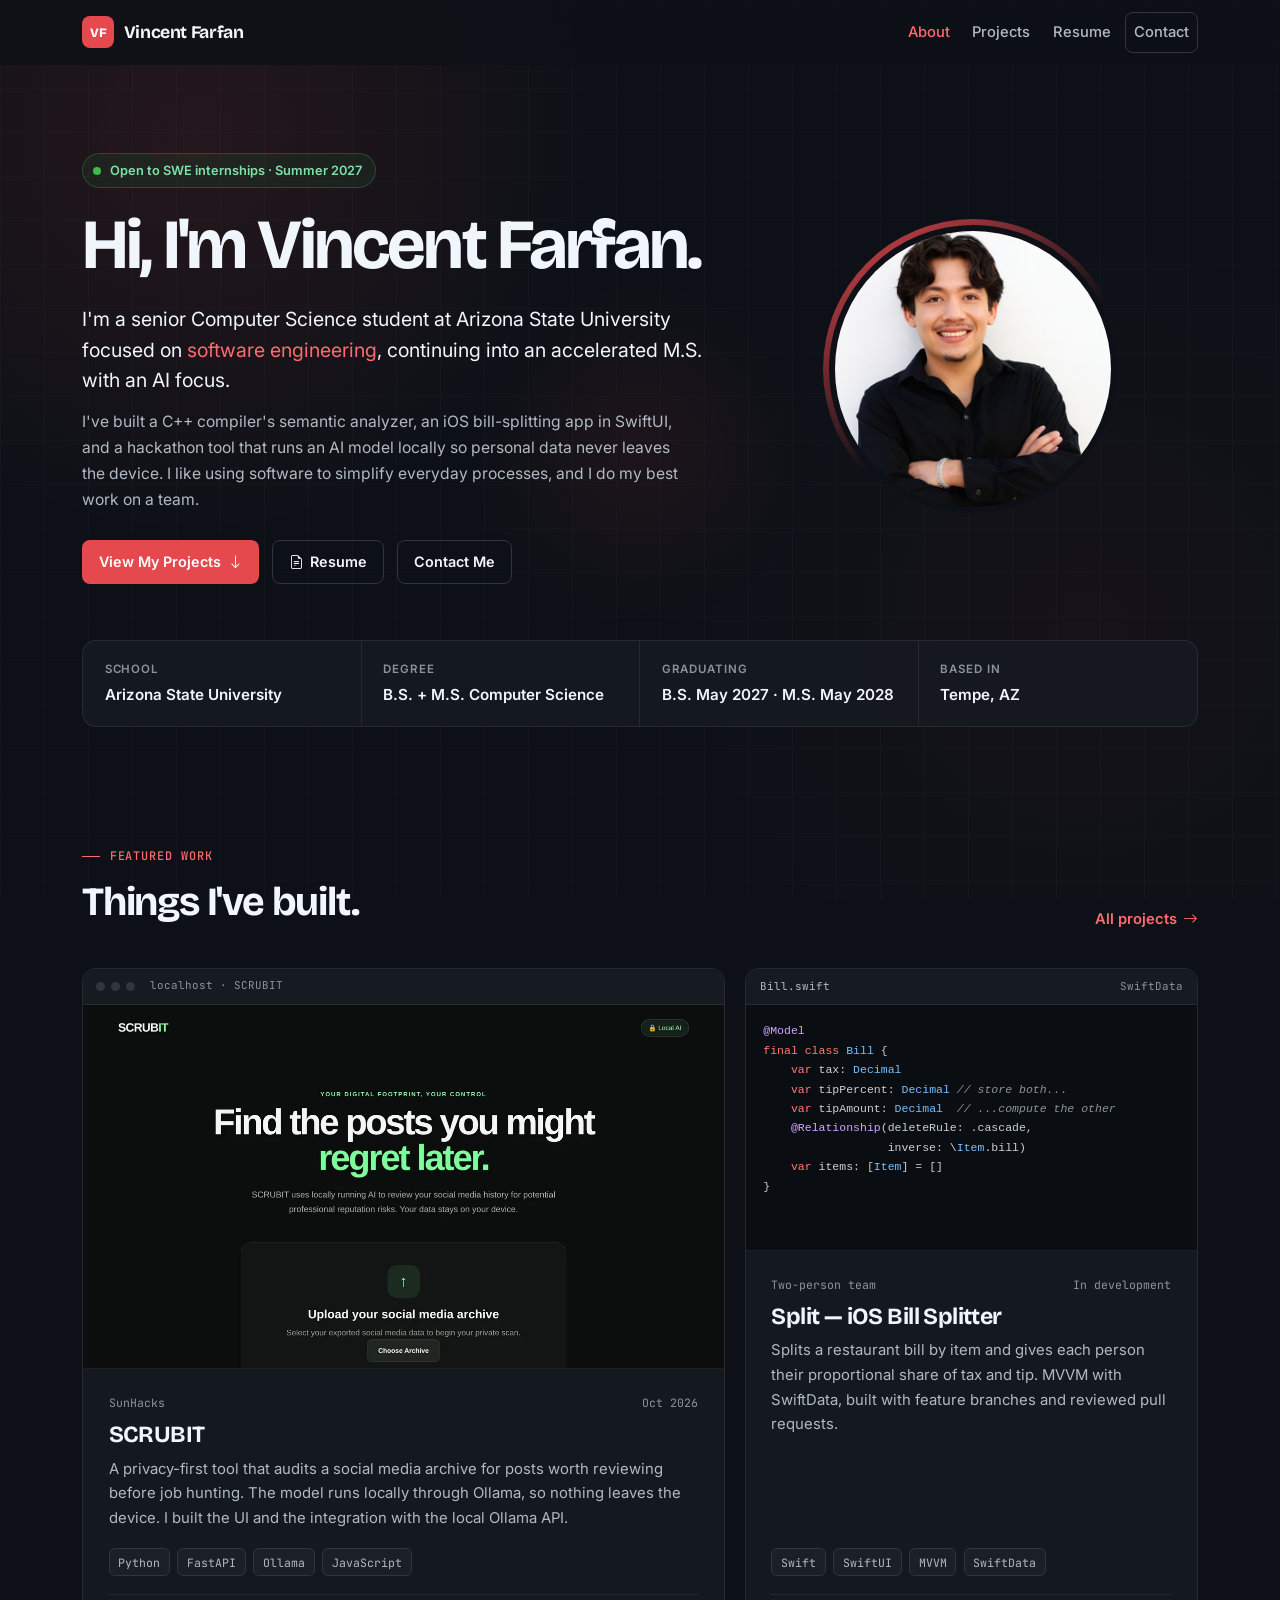
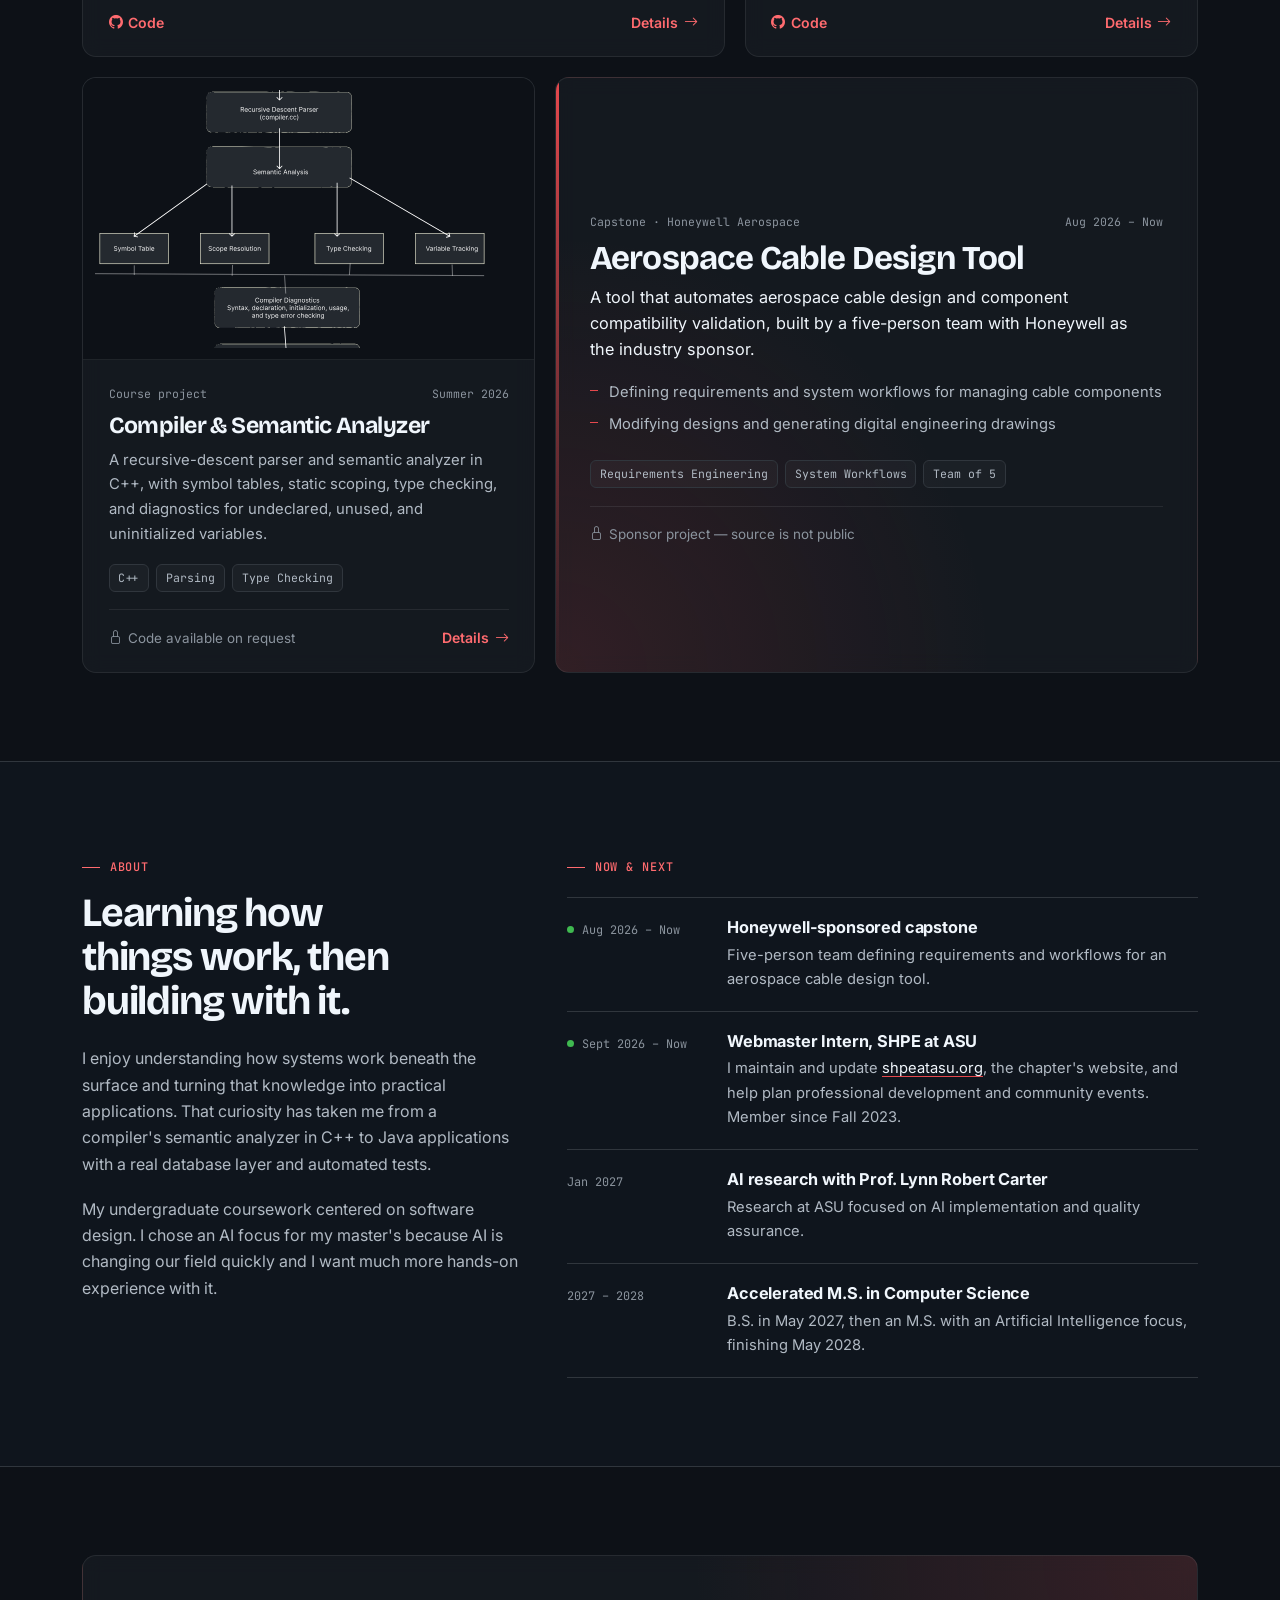
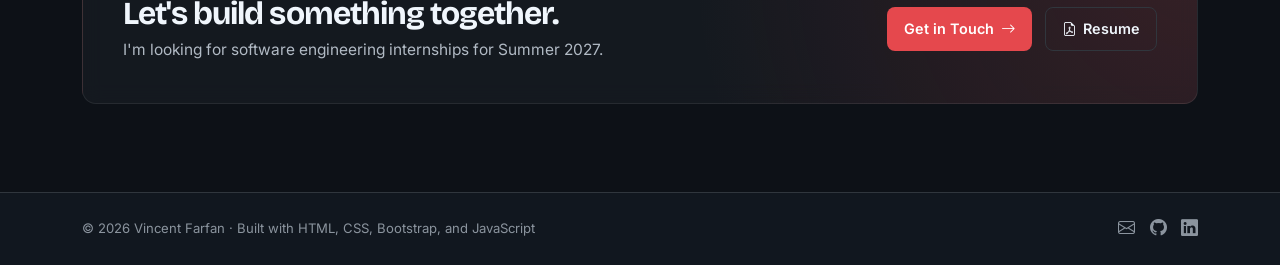
<file: index.html>
<!DOCTYPE html>
<html lang="en">
<head>
    <meta charset="UTF-8" />
    <meta name="viewport" content="width=device-width, initial-scale=1.0" />
    <meta name="description" content="Vincent Farfan is a Computer Science senior at Arizona State University focused on software engineering, graduating May 2027 and continuing into an accelerated M.S. in AI (May 2028)." />
    <meta name="author" content="Vincent Farfan" />
    <meta name="theme-color" content="#0d1117" />

    <title>Vincent Farfan | Software Engineer</title>

    <!-- Social link previews -->
    <meta property="og:type" content="website" />
    <meta property="og:title" content="Vincent Farfan | Software Engineer" />
    <meta property="og:description" content="Vincent Farfan is a Computer Science senior at Arizona State University focused on software engineering, graduating May 2027 and continuing into an accelerated M.S. in AI (May 2028)." />
    <meta property="og:url" content="https://vxf-vinnie.github.io/" />
    <meta property="og:image" content="https://vxf-vinnie.github.io/images/og-card.png" />
    <meta property="og:image:width" content="1200" />
    <meta property="og:image:height" content="630" />
    <meta name="twitter:card" content="summary_large_image" />
    <link rel="canonical" href="https://vxf-vinnie.github.io/" />

    <link rel="icon" href="favicon.svg" type="image/svg+xml" />

    <!-- Fonts -->
    <link rel="preconnect" href="https://fonts.googleapis.com" />
    <link rel="preconnect" href="https://fonts.gstatic.com" crossorigin />
    <link href="https://fonts.googleapis.com/css2?family=Bricolage+Grotesque:opsz,wght@12..96,600;12..96,700;12..96,800&family=Inter:wght@400;500;600;700&family=JetBrains+Mono:wght@400;500&display=swap" rel="stylesheet" />

    <!-- Bootstrap + icons -->
    <link href="https://cdn.jsdelivr.net/npm/bootstrap@5.3.7/dist/css/bootstrap.min.css" rel="stylesheet" />
    <link href="https://cdn.jsdelivr.net/npm/bootstrap-icons@1.13.1/font/bootstrap-icons.min.css" rel="stylesheet" />

    <!-- Custom CSS -->
    <link rel="stylesheet" href="style.css" />
</head>

<body>

    <a class="skip-link" href="#main">Skip to content</a>

    <!-- Navigation -->
    <nav class="navbar navbar-expand-lg navbar-dark site-navbar">
        <div class="container">

            <a class="navbar-brand" href="index.html">
                <span class="brand-mark" aria-hidden="true">VF</span>
                Vincent Farfan
            </a>

            <button class="navbar-toggler" type="button" data-bs-toggle="collapse" data-bs-target="#mainNavigation"
                aria-controls="mainNavigation" aria-expanded="false" aria-label="Open navigation">
                <span class="navbar-toggler-icon"></span>
            </button>

            <div class="collapse navbar-collapse" id="mainNavigation">
                <ul class="navbar-nav ms-auto align-items-lg-center">
                    <li class="nav-item">
                        <a class="nav-link active" aria-current="page" href="index.html">About</a>
                    </li>
                    <li class="nav-item">
                        <a class="nav-link" href="portfolio.html">Projects</a>
                    </li>
                    <li class="nav-item">
                        <a class="nav-link" href="resume.html">Resume</a>
                    </li>
                    <li class="nav-item">
                        <a class="nav-link contact-nav-link" href="contact.html">Contact</a>
                    </li>
                </ul>
            </div>

        </div>
    </nav>

    <main id="main">

        <!-- Hero -->
        <section class="about-hero">
            <div class="container">

                <div class="row align-items-center gy-4 gy-lg-5">

                    <div class="col-lg-7 order-2 order-lg-1">

                        <span class="status-pill">
                            <span class="status-dot" aria-hidden="true"></span>
                            Open to SWE internships &middot; Summer 2027
                        </span>

                        <h1>Hi, I'm Vincent Farfan.</h1>

                        <p class="hero-lead">
                            I'm a senior Computer Science student at Arizona State University
                            focused on <span class="text-accent">software engineering</span>,
                            continuing into an accelerated M.S. with an AI focus.
                        </p>

                        <p class="hero-description">
                            I've built a C++ compiler's semantic analyzer, an iOS bill-splitting app in
                            SwiftUI, and a hackathon tool that runs an AI model locally so personal data
                            never leaves the device. I like using software to simplify everyday processes,
                            and I do my best work on a team.
                        </p>

                        <div class="button-group">
                            <a href="#work" class="site-button primary-button">
                                View My Projects <i class="bi bi-arrow-down"></i>
                            </a>
                            <a href="assets/Vincent_Farfan_Resume.pdf" target="_blank" rel="noopener noreferrer" class="site-button secondary-button">
                                <i class="bi bi-file-earmark-text"></i> Resume
                            </a>
                            <a href="contact.html" class="site-button secondary-button">
                                Contact Me
                            </a>
                        </div>

                    </div>

                    <div class="col-lg-5 order-1 order-lg-2">
                        <div class="profile-photo-wrapper">
                            <!-- File name is case-sensitive on GitHub Pages: .PNG, not .png -->
                            <img src="images/vincentpfp.PNG" alt="Portrait of Vincent Farfan" class="profile-photo"
                                width="290" height="290" />
                        </div>
                    </div>

                </div>

                <!-- Quick Facts -->
                <div class="quick-facts card-surface reveal">
                    <div class="quick-fact">
                        <span class="quick-fact-label">School</span>
                        <span class="quick-fact-value">Arizona State University</span>
                    </div>
                    <div class="quick-fact">
                        <span class="quick-fact-label">Degree</span>
                        <span class="quick-fact-value">B.S. + M.S. Computer Science</span>
                    </div>
                    <div class="quick-fact">
                        <span class="quick-fact-label">Graduating</span>
                        <span class="quick-fact-value">B.S. May 2027 &middot; M.S. May 2028</span>
                    </div>
                    <div class="quick-fact">
                        <span class="quick-fact-label">Based in</span>
                        <span class="quick-fact-value">Tempe, AZ</span>
                    </div>
                </div>

            </div>
        </section>

        <!-- Featured Projects -->
        <section class="page-section" id="work">
            <div class="container">

                <div class="section-heading-row reveal">
                    <div class="section-heading">
                        <p class="eyebrow">Featured Work</p>
                        <h2>Things I've built.</h2>
                    </div>
                    <a href="portfolio.html" class="text-link">All projects <i class="bi bi-arrow-right"></i></a>
                </div>

                <div class="work-grid">

                    <!-- SCRUBIT -->
                    <article class="work-card span-7 card-surface reveal">
                        <div class="work-media browser-frame">
                            <div class="browser-bar" aria-hidden="true"><span></span><span></span><span></span><em>localhost &middot; SCRUBIT</em></div>
                            <picture>
                                <source srcset="images/projects/scrubit.webp" type="image/webp" />
                                <img src="images/projects/scrubit.jpg" alt="SCRUBIT upload screen: Find the posts you might regret later, with a social media archive upload card" width="1280" height="800" loading="lazy" />
                            </picture>
                        </div>
                        <div class="work-body">
                            <div class="work-meta"><span>SunHacks</span><span>Oct 2026</span></div>
                            <h3>SCRUBIT</h3>
                            <p>
                                A privacy-first tool that audits a social media archive for posts worth reviewing
                                before job hunting. The model runs locally through Ollama, so nothing leaves the device.
                                I built the UI and the integration with the local Ollama API.
                            </p>
                            <div class="tag-list">
                                <span class="tag">Python</span>
                                <span class="tag">FastAPI</span>
                                <span class="tag">Ollama</span>
                                <span class="tag">JavaScript</span>
                            </div>
                            <div class="work-links">
                                <a href="https://github.com/VXF-Vinnie/SCRUBIT" target="_blank" rel="noopener noreferrer" class="text-link"><i class="bi bi-github"></i> Code</a>
                                <a href="portfolio.html#scrubit" class="text-link">Details <i class="bi bi-arrow-right"></i></a>
                            </div>
                        </div>
                    </article>

                    <!-- Split -->
                    <article class="work-card span-5 card-surface reveal">
                        <div class="work-media code-frame">
                            <div class="code-bar" aria-hidden="true"><span>Bill.swift</span><span>SwiftData</span></div>
<pre aria-label="Excerpt of the Bill model from the Split repository"><code><span class="tk-at">@Model</span>
<span class="tk-kw">final class</span> <span class="tk-ty">Bill</span> {
    <span class="tk-kw">var</span> tax: <span class="tk-ty">Decimal</span>
    <span class="tk-kw">var</span> tipPercent: <span class="tk-ty">Decimal</span> <span class="tk-cm">// store both...</span>
    <span class="tk-kw">var</span> tipAmount: <span class="tk-ty">Decimal</span>  <span class="tk-cm">// ...compute the other</span>
    <span class="tk-at">@Relationship</span>(deleteRule: .cascade,
                  inverse: \<span class="tk-ty">Item</span>.bill)
    <span class="tk-kw">var</span> items: [<span class="tk-ty">Item</span>] = []
}</code></pre>
                        </div>
                        <div class="work-body">
                            <div class="work-meta"><span>Two-person team</span><span>In development</span></div>
                            <h3>Split &mdash; iOS Bill Splitter</h3>
                            <p>
                                Splits a restaurant bill by item and gives each person their proportional share of
                                tax and tip. MVVM with SwiftData, built with feature branches and reviewed pull requests.
                            </p>
                            <div class="tag-list">
                                <span class="tag">Swift</span>
                                <span class="tag">SwiftUI</span>
                                <span class="tag">MVVM</span>
                                <span class="tag">SwiftData</span>
                            </div>
                            <div class="work-links">
                                <a href="https://github.com/VXF-Vinnie/SplitCheck" target="_blank" rel="noopener noreferrer" class="text-link"><i class="bi bi-github"></i> Code</a>
                                <a href="portfolio.html#split" class="text-link">Details <i class="bi bi-arrow-right"></i></a>
                            </div>
                        </div>
                    </article>

                    <!-- Compiler -->
                    <article class="work-card span-5 card-surface reveal">
                        <div class="work-media diagram-frame">
                            <a href="images/projects/compiler-architecture.svg" target="_blank" rel="noopener noreferrer" aria-label="Open the full compiler architecture diagram">
                                <img src="images/projects/compiler-architecture-crop.svg" alt="Compiler architecture: the recursive-descent parser feeds semantic analysis, which uses a symbol table, scope resolution, type checking, and variable tracking" width="1060" height="640" loading="lazy" />
                            </a>
                        </div>
                        <div class="work-body">
                            <div class="work-meta"><span>Course project</span><span>Summer 2026</span></div>
                            <h3>Compiler &amp; Semantic Analyzer</h3>
                            <p>
                                A recursive-descent parser and semantic analyzer in C++, with symbol tables,
                                static scoping, type checking, and diagnostics for undeclared, unused, and
                                uninitialized variables.
                            </p>
                            <div class="tag-list">
                                <span class="tag">C++</span>
                                <span class="tag">Parsing</span>
                                <span class="tag">Type Checking</span>
                            </div>
                            <div class="work-links">
                                <span class="project-note"><i class="bi bi-lock"></i> Code available on request</span>
                                <a href="portfolio.html#compiler" class="text-link">Details <i class="bi bi-arrow-right"></i></a>
                            </div>
                        </div>
                    </article>

                    <!-- Capstone -->
                    <article class="work-card span-7 work-card-feature card-surface reveal">
                        <div class="work-body">
                            <div class="work-meta"><span>Capstone &middot; Honeywell Aerospace</span><span>Aug 2026 &ndash; Now</span></div>
                            <h3>Aerospace Cable Design Tool</h3>
                            <p class="work-feature-lead">
                                A tool that automates aerospace cable design and component compatibility
                                validation, built by a five-person team with Honeywell as the industry sponsor.
                            </p>
                            <ul class="work-points">
                                <li>Defining requirements and system workflows for managing cable components</li>
                                <li>Modifying designs and generating digital engineering drawings</li>
                            </ul>
                            <div class="tag-list">
                                <span class="tag">Requirements Engineering</span>
                                <span class="tag">System Workflows</span>
                                <span class="tag">Team of 5</span>
                            </div>
                            <div class="work-links">
                                <span class="project-note"><i class="bi bi-lock"></i> Sponsor project &mdash; source is not public</span>
                            </div>
                        </div>
                    </article>

                </div>

            </div>
        </section>

        <!-- About + Now -->
        <section class="page-section alternate-section">
            <div class="container">
                <div class="row gy-5 gx-lg-5">

                    <div class="col-lg-5 reveal">
                        <p class="eyebrow">About</p>
                        <h2>Learning how things work, then building with it.</h2>
                        <div class="about-copy">
                            <p>
                                I enjoy understanding how systems work beneath the surface and turning that
                                knowledge into practical applications. That curiosity has taken me from a
                                compiler's semantic analyzer in C++ to Java applications with a real database
                                layer and automated tests.
                            </p>
                            <p>
                                My undergraduate coursework centered on software design. I chose an AI focus for
                                my master's because AI is changing our field quickly and I want much more
                                hands-on experience with it.
                            </p>
                        </div>
                    </div>

                    <div class="col-lg-7 reveal">
                        <p class="eyebrow">Now &amp; Next</p>
                        <ol class="now-list">
                            <li class="now-item">
                                <span class="now-date">Aug 2026 &ndash; Now</span>
                                <div>
                                    <h3>Honeywell-sponsored capstone</h3>
                                    <p>Five-person team defining requirements and workflows for an aerospace cable design tool.</p>
                                </div>
                            </li>
                            <li class="now-item">
                                <span class="now-date">Sept 2026 &ndash; Now</span>
                                <div>
                                    <h3>Webmaster Intern, SHPE at ASU</h3>
                                    <p>
                                        I maintain and update <a href="https://shpeatasu.org/" target="_blank" rel="noopener noreferrer" class="inline-link">shpeatasu.org</a>,
                                        the chapter's website, and help plan professional development and community events.
                                        Member since Fall 2023.
                                    </p>
                                </div>
                            </li>
                            <li class="now-item is-next">
                                <span class="now-date">Jan 2027</span>
                                <div>
                                    <h3>AI research with Prof. Lynn Robert Carter</h3>
                                    <p>Research at ASU focused on AI implementation and quality assurance.</p>
                                </div>
                            </li>
                            <li class="now-item is-next">
                                <span class="now-date">2027 &ndash; 2028</span>
                                <div>
                                    <h3>Accelerated M.S. in Computer Science</h3>
                                    <p>B.S. in May 2027, then an M.S. with an Artificial Intelligence focus, finishing May 2028.</p>
                                </div>
                            </li>
                        </ol>
                    </div>

                </div>
            </div>
        </section>

        <!-- Call to Action -->
        <section class="page-section">
            <div class="container">
                <div class="cta-band card-surface reveal">
                    <div>
                        <h2>Let's build something together.</h2>
                        <p>I'm looking for software engineering internships for Summer 2027.</p>
                    </div>
                    <div class="button-group">
                        <a href="contact.html" class="site-button primary-button">Get in Touch <i class="bi bi-arrow-right"></i></a>
                        <a href="assets/Vincent_Farfan_Resume.pdf" target="_blank" rel="noopener noreferrer" class="site-button secondary-button"><i class="bi bi-file-earmark-pdf"></i> Resume</a>
                    </div>
                </div>
            </div>
        </section>

    </main>

    <!-- Footer -->
    <footer class="site-footer">
        <div class="container footer-content">

            <p>&copy; <span class="current-year"></span> Vincent Farfan &middot; Built with HTML, CSS, Bootstrap, and JavaScript</p>

            <div class="footer-socials">
                <a href="mailto:vincentxf.business@gmail.com" aria-label="Email Vincent Farfan"><i class="bi bi-envelope"></i></a>
                <a href="https://github.com/VXF-Vinnie" target="_blank" rel="noopener noreferrer" aria-label="Vincent Farfan on GitHub"><i class="bi bi-github"></i></a>
                <a href="https://www.linkedin.com/in/vincent-farfan-723b922ba" target="_blank" rel="noopener noreferrer" aria-label="Vincent Farfan on LinkedIn"><i class="bi bi-linkedin"></i></a>
            </div>

        </div>
    </footer>

    <!-- Bootstrap JavaScript -->
    <script src="https://cdn.jsdelivr.net/npm/bootstrap@5.3.7/dist/js/bootstrap.bundle.min.js"></script>

    <!-- Custom JavaScript -->
    <script src="script.js"></script>

</body>
</html>
</file>
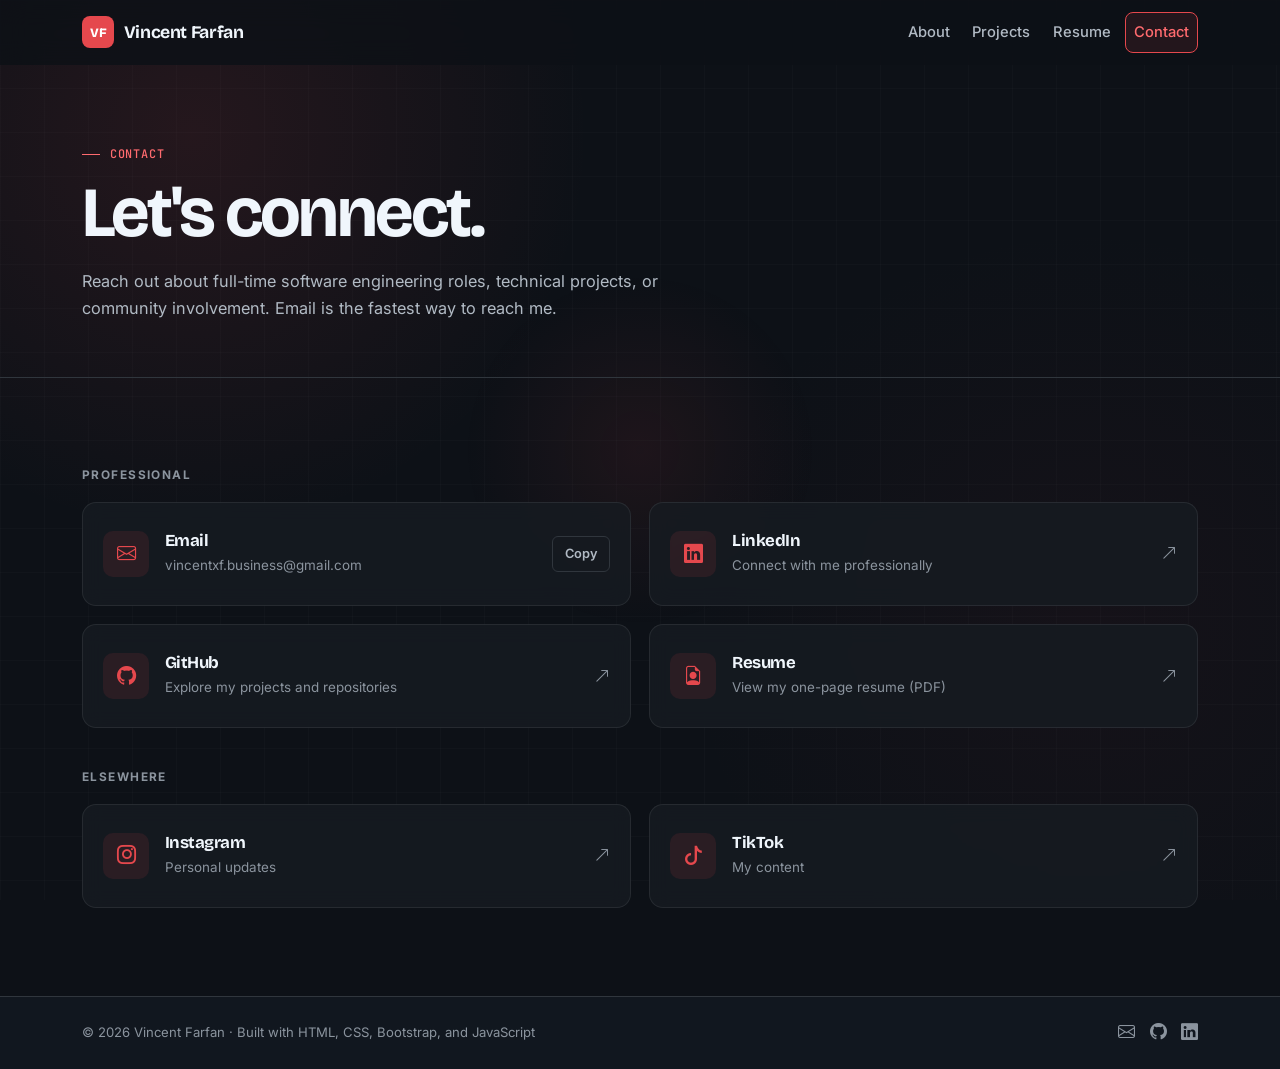
<file: contact.html>
<!DOCTYPE html>
<html lang="en">
<head>
    <meta charset="UTF-8" />
    <meta name="viewport" content="width=device-width, initial-scale=1.0" />
    <meta name="description" content="Contact Vincent Farfan by email, LinkedIn, or GitHub." />
    <meta name="author" content="Vincent Farfan" />
    <meta name="theme-color" content="#0d1117" />

    <title>Contact | Vincent Farfan</title>

    <!-- Social link previews -->
    <meta property="og:type" content="website" />
    <meta property="og:title" content="Contact | Vincent Farfan" />
    <meta property="og:description" content="Contact Vincent Farfan by email, LinkedIn, or GitHub." />
    <meta property="og:url" content="https://vxf-vinnie.github.io/contact.html" />
    <meta property="og:image" content="https://vxf-vinnie.github.io/images/og-card.png" />
    <meta property="og:image:width" content="1200" />
    <meta property="og:image:height" content="630" />
    <meta name="twitter:card" content="summary_large_image" />
    <link rel="canonical" href="https://vxf-vinnie.github.io/contact.html" />

    <link rel="icon" href="favicon.svg" type="image/svg+xml" />

    <!-- Fonts -->
    <link rel="preconnect" href="https://fonts.googleapis.com" />
    <link rel="preconnect" href="https://fonts.gstatic.com" crossorigin />
    <link href="https://fonts.googleapis.com/css2?family=Bricolage+Grotesque:opsz,wght@12..96,600;12..96,700;12..96,800&family=Inter:wght@400;500;600;700&family=JetBrains+Mono:wght@400;500&display=swap" rel="stylesheet" />

    <!-- Bootstrap + icons -->
    <link href="https://cdn.jsdelivr.net/npm/bootstrap@5.3.7/dist/css/bootstrap.min.css" rel="stylesheet" />
    <link href="https://cdn.jsdelivr.net/npm/bootstrap-icons@1.13.1/font/bootstrap-icons.min.css" rel="stylesheet" />

    <!-- Custom CSS -->
    <link rel="stylesheet" href="style.css" />
</head>

<body>

    <a class="skip-link" href="#main">Skip to content</a>

    <!-- Navigation -->
    <nav class="navbar navbar-expand-lg navbar-dark site-navbar">
        <div class="container">

            <a class="navbar-brand" href="index.html">
                <span class="brand-mark" aria-hidden="true">VF</span>
                Vincent Farfan
            </a>

            <button class="navbar-toggler" type="button" data-bs-toggle="collapse" data-bs-target="#mainNavigation"
                aria-controls="mainNavigation" aria-expanded="false" aria-label="Open navigation">
                <span class="navbar-toggler-icon"></span>
            </button>

            <div class="collapse navbar-collapse" id="mainNavigation">
                <ul class="navbar-nav ms-auto align-items-lg-center">
                    <li class="nav-item">
                        <a class="nav-link" href="index.html">About</a>
                    </li>
                    <li class="nav-item">
                        <a class="nav-link" href="portfolio.html">Projects</a>
                    </li>
                    <li class="nav-item">
                        <a class="nav-link" href="resume.html">Resume</a>
                    </li>
                    <li class="nav-item">
                        <a class="nav-link contact-nav-link active" aria-current="page" href="contact.html">Contact</a>
                    </li>
                </ul>
            </div>

        </div>
    </nav>

    <main id="main">

        <section class="page-hero">
            <div class="container">
                <p class="eyebrow">Contact</p>
                <h1>Let's connect.</h1>
                <p class="page-hero-lead">
                    Reach out about full-time software engineering roles, technical projects,
                    or community involvement. Email is the fastest way to reach me.
                </p>
            </div>
        </section>

        <section class="page-section">
            <div class="container">

                <p class="contact-group-label">Professional</p>
                <div class="contact-grid">

                    <div class="contact-card card-surface card-hover is-email reveal">
                        <span class="contact-icon"><i class="bi bi-envelope"></i></span>
                        <div>
                            <h2><a href="mailto:vincentxf.business@gmail.com?subject=Portfolio%20Inquiry">Email</a></h2>
                            <p>vincentxf.business@gmail.com</p>
                        </div>
                        <button type="button" class="copy-button" data-copy="vincentxf.business@gmail.com">Copy</button>
                    </div>

                    <a href="https://www.linkedin.com/in/vincent-farfan-723b922ba" target="_blank" rel="noopener noreferrer" class="contact-card card-surface card-hover reveal">
                        <span class="contact-icon"><i class="bi bi-linkedin"></i></span>
                        <div>
                            <h2>LinkedIn</h2>
                            <p>Connect with me professionally</p>
                        </div>
                        <i class="bi bi-arrow-up-right contact-arrow" aria-hidden="true"></i>
                    </a>

                    <a href="https://github.com/VXF-Vinnie" target="_blank" rel="noopener noreferrer" class="contact-card card-surface card-hover reveal">
                        <span class="contact-icon"><i class="bi bi-github"></i></span>
                        <div>
                            <h2>GitHub</h2>
                            <p>Explore my projects and repositories</p>
                        </div>
                        <i class="bi bi-arrow-up-right contact-arrow" aria-hidden="true"></i>
                    </a>

                    <a href="assets/Vincent_Farfan_Resume.pdf" target="_blank" rel="noopener noreferrer" class="contact-card card-surface card-hover reveal">
                        <span class="contact-icon"><i class="bi bi-file-earmark-person"></i></span>
                        <div>
                            <h2>Resume</h2>
                            <p>View my one-page resume (PDF)</p>
                        </div>
                        <i class="bi bi-arrow-up-right contact-arrow" aria-hidden="true"></i>
                    </a>

                </div>

                <p class="contact-group-label">Elsewhere</p>
                <div class="contact-grid">

                    <a href="https://www.instagram.com/vinnie_vxf/" target="_blank" rel="noopener noreferrer" class="contact-card card-surface card-hover reveal">
                        <span class="contact-icon"><i class="bi bi-instagram"></i></span>
                        <div>
                            <h2>Instagram</h2>
                            <p>Personal updates</p>
                        </div>
                        <i class="bi bi-arrow-up-right contact-arrow" aria-hidden="true"></i>
                    </a>

                    <a href="https://www.tiktok.com/@vinnie_VXF" target="_blank" rel="noopener noreferrer" class="contact-card card-surface card-hover reveal">
                        <span class="contact-icon"><i class="bi bi-tiktok"></i></span>
                        <div>
                            <h2>TikTok</h2>
                            <p>My content</p>
                        </div>
                        <i class="bi bi-arrow-up-right contact-arrow" aria-hidden="true"></i>
                    </a>

                </div>

            </div>
        </section>

    </main>

    <!-- Footer -->
    <footer class="site-footer">
        <div class="container footer-content">

            <p>&copy; <span class="current-year"></span> Vincent Farfan &middot; Built with HTML, CSS, Bootstrap, and JavaScript</p>

            <div class="footer-socials">
                <a href="mailto:vincentxf.business@gmail.com" aria-label="Email Vincent Farfan"><i class="bi bi-envelope"></i></a>
                <a href="https://github.com/VXF-Vinnie" target="_blank" rel="noopener noreferrer" aria-label="Vincent Farfan on GitHub"><i class="bi bi-github"></i></a>
                <a href="https://www.linkedin.com/in/vincent-farfan-723b922ba" target="_blank" rel="noopener noreferrer" aria-label="Vincent Farfan on LinkedIn"><i class="bi bi-linkedin"></i></a>
            </div>

        </div>
    </footer>

    <!-- Bootstrap JavaScript -->
    <script src="https://cdn.jsdelivr.net/npm/bootstrap@5.3.7/dist/js/bootstrap.bundle.min.js"></script>

    <!-- Custom JavaScript -->
    <script src="script.js"></script>

</body>
</html>
</file>
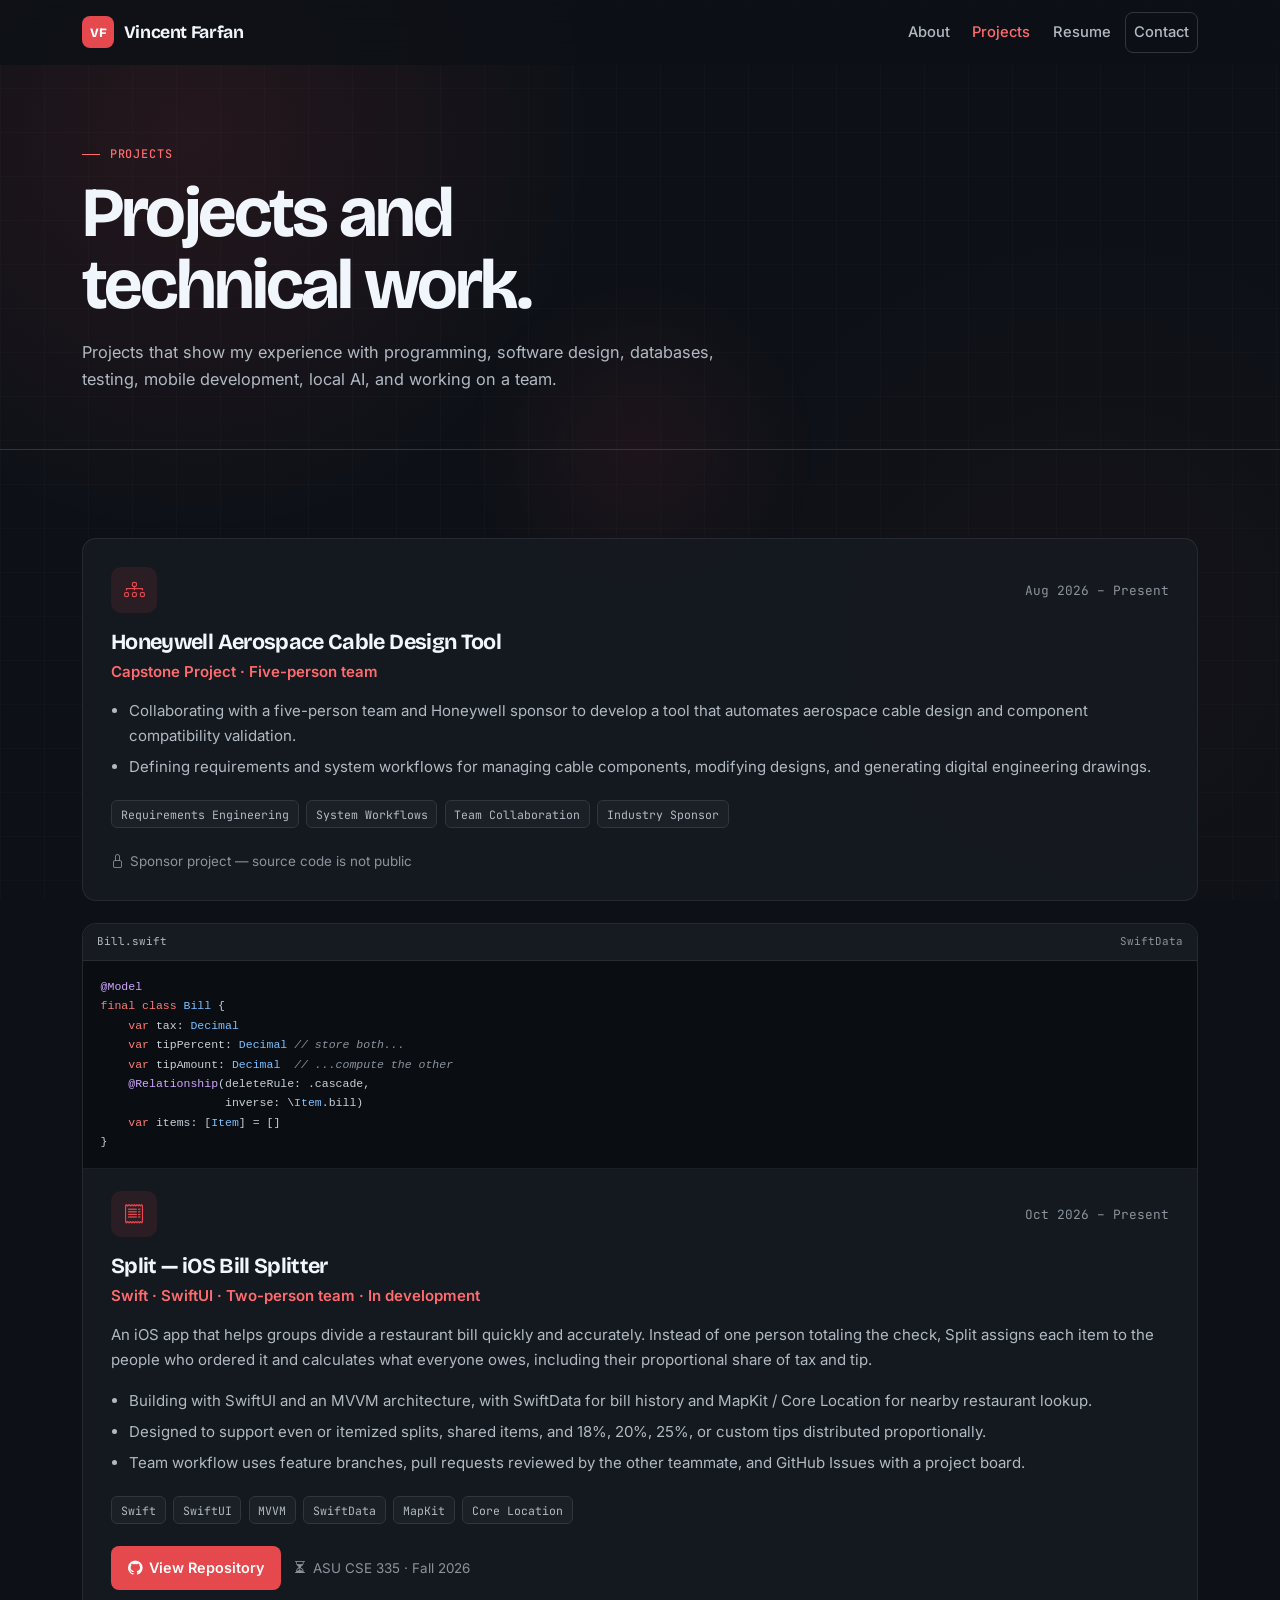
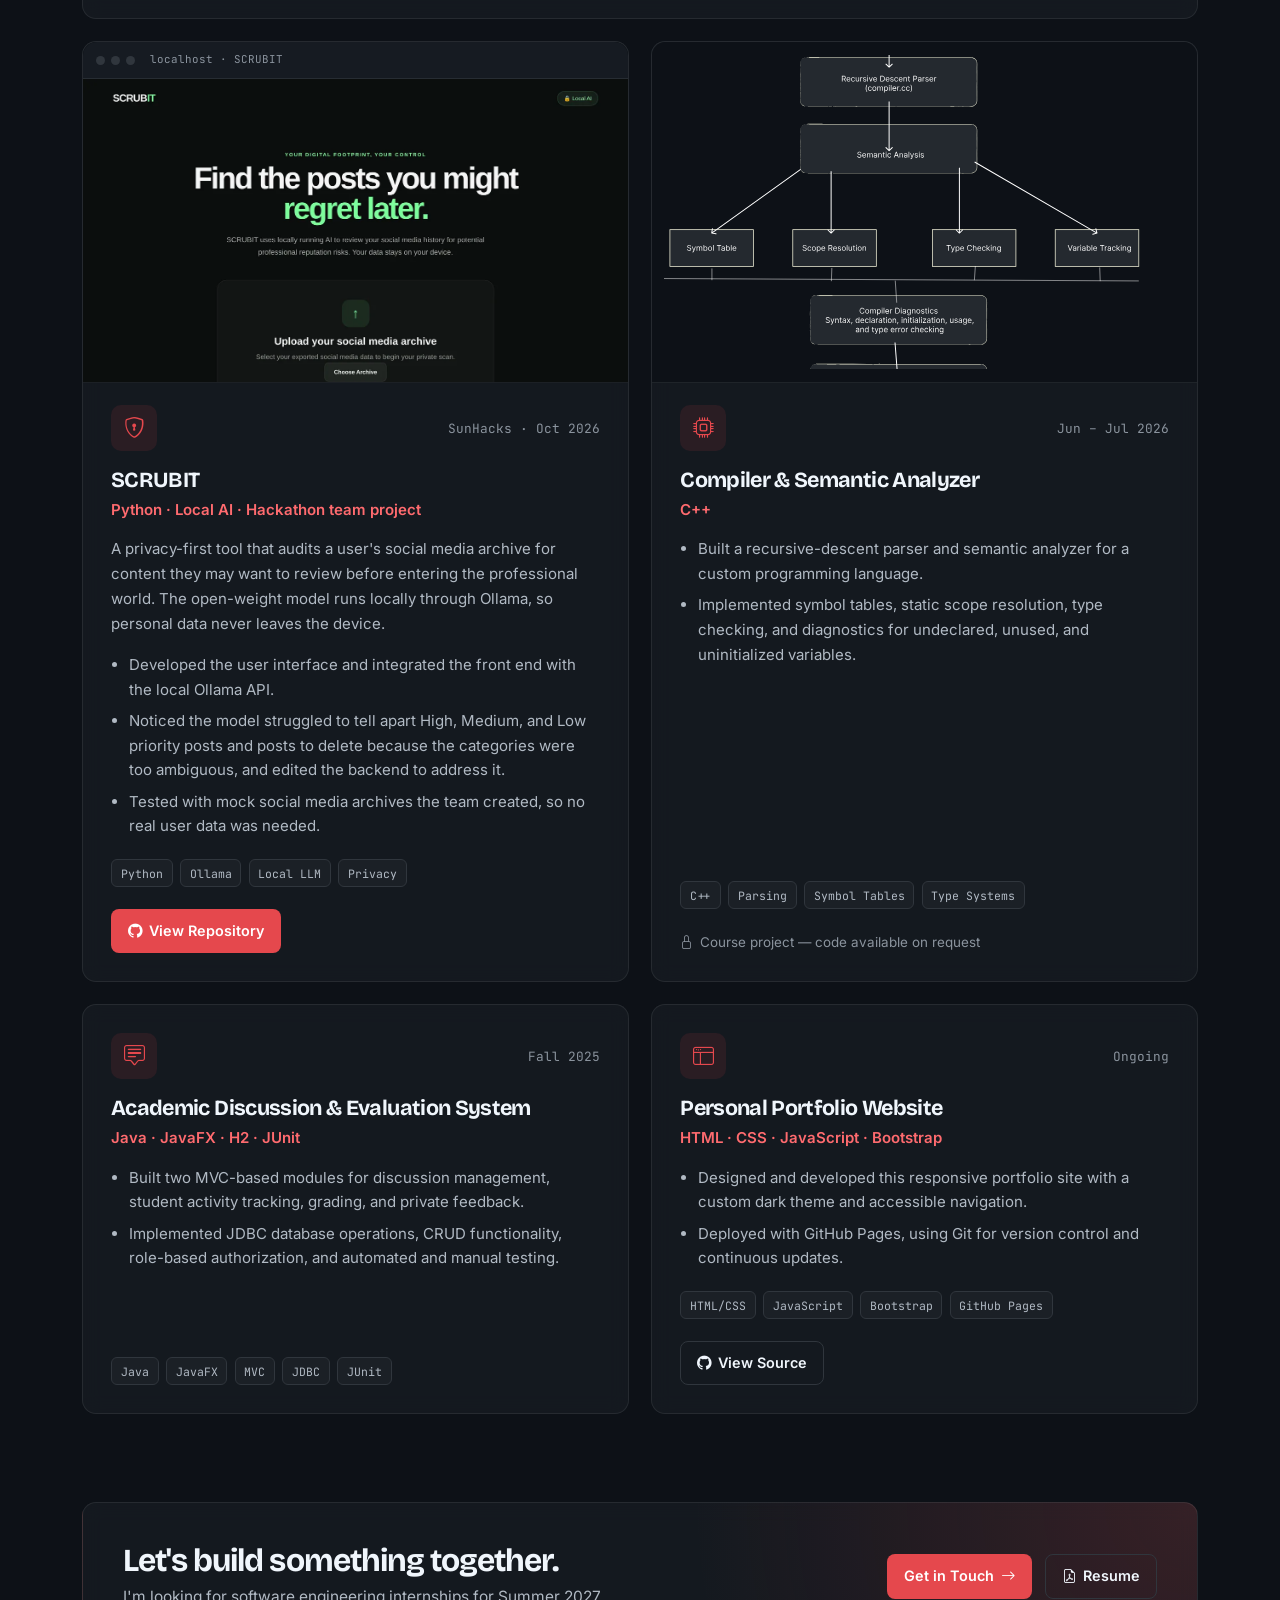
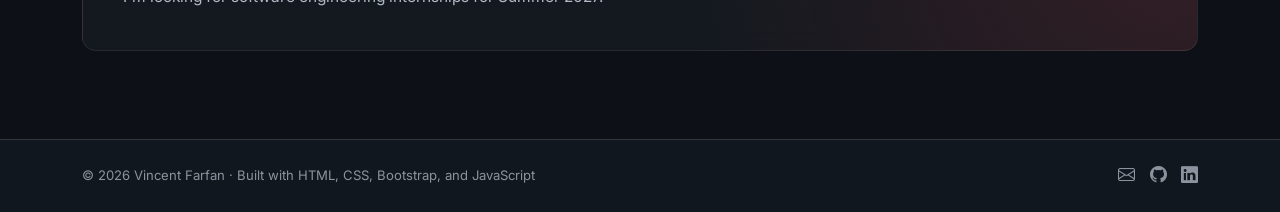
<file: portfolio.html>
<!DOCTYPE html>
<html lang="en">
<head>
    <meta charset="UTF-8" />
    <meta name="viewport" content="width=device-width, initial-scale=1.0" />
    <meta name="description" content="Software projects by Vincent Farfan, including a Honeywell-sponsored capstone, an iOS bill-splitting app, a local-AI privacy tool, and a C++ compiler semantic analyzer." />
    <meta name="author" content="Vincent Farfan" />
    <meta name="theme-color" content="#0d1117" />

    <title>Projects | Vincent Farfan</title>

    <!-- Social link previews -->
    <meta property="og:type" content="website" />
    <meta property="og:title" content="Projects | Vincent Farfan" />
    <meta property="og:description" content="Software projects by Vincent Farfan, including a Honeywell-sponsored capstone, an iOS bill-splitting app, a local-AI privacy tool, and a C++ compiler semantic analyzer." />
    <meta property="og:url" content="https://vxf-vinnie.github.io/portfolio.html" />
    <meta property="og:image" content="https://vxf-vinnie.github.io/images/og-card.png" />
    <meta property="og:image:width" content="1200" />
    <meta property="og:image:height" content="630" />
    <meta name="twitter:card" content="summary_large_image" />
    <link rel="canonical" href="https://vxf-vinnie.github.io/portfolio.html" />

    <link rel="icon" href="favicon.svg" type="image/svg+xml" />

    <!-- Fonts -->
    <link rel="preconnect" href="https://fonts.googleapis.com" />
    <link rel="preconnect" href="https://fonts.gstatic.com" crossorigin />
    <link href="https://fonts.googleapis.com/css2?family=Bricolage+Grotesque:opsz,wght@12..96,600;12..96,700;12..96,800&family=Inter:wght@400;500;600;700&family=JetBrains+Mono:wght@400;500&display=swap" rel="stylesheet" />

    <!-- Bootstrap + icons -->
    <link href="https://cdn.jsdelivr.net/npm/bootstrap@5.3.7/dist/css/bootstrap.min.css" rel="stylesheet" />
    <link href="https://cdn.jsdelivr.net/npm/bootstrap-icons@1.13.1/font/bootstrap-icons.min.css" rel="stylesheet" />

    <!-- Custom CSS -->
    <link rel="stylesheet" href="style.css" />
</head>

<body>

    <a class="skip-link" href="#main">Skip to content</a>

    <!-- Navigation -->
    <nav class="navbar navbar-expand-lg navbar-dark site-navbar">
        <div class="container">

            <a class="navbar-brand" href="index.html">
                <span class="brand-mark" aria-hidden="true">VF</span>
                Vincent Farfan
            </a>

            <button class="navbar-toggler" type="button" data-bs-toggle="collapse" data-bs-target="#mainNavigation"
                aria-controls="mainNavigation" aria-expanded="false" aria-label="Open navigation">
                <span class="navbar-toggler-icon"></span>
            </button>

            <div class="collapse navbar-collapse" id="mainNavigation">
                <ul class="navbar-nav ms-auto align-items-lg-center">
                    <li class="nav-item">
                        <a class="nav-link" href="index.html">About</a>
                    </li>
                    <li class="nav-item">
                        <a class="nav-link active" aria-current="page" href="portfolio.html">Projects</a>
                    </li>
                    <li class="nav-item">
                        <a class="nav-link" href="resume.html">Resume</a>
                    </li>
                    <li class="nav-item">
                        <a class="nav-link contact-nav-link" href="contact.html">Contact</a>
                    </li>
                </ul>
            </div>

        </div>
    </nav>

    <main id="main">

        <section class="page-hero">
            <div class="container">
                <p class="eyebrow">Projects</p>
                <h1>Projects and technical work.</h1>
                <p class="page-hero-lead">
                    Projects that show my experience with programming, software design,
                    databases, testing, mobile development, local AI, and working on a team.
                </p>
            </div>
        </section>

        <section class="page-section">
            <div class="container">

                <div class="project-grid">

                    <!-- Capstone -->
                    <article class="project-card featured card-surface card-hover reveal">
                        <div class="project-card-header">
                            <div class="project-icon"><i class="bi bi-diagram-3"></i></div>
                            <span class="project-date">Aug 2026 &ndash; Present</span>
                        </div>
                        <h2>Honeywell Aerospace Cable Design Tool</h2>
                        <p class="project-role">Capstone Project &middot; Five-person team</p>
                        <ul>
                            <li>Collaborating with a five-person team and Honeywell sponsor to develop a tool that automates aerospace cable design and component compatibility validation.</li>
                            <li>Defining requirements and system workflows for managing cable components, modifying designs, and generating digital engineering drawings.</li>
                        </ul>
                        <div class="tag-list">
                            <span class="tag">Requirements Engineering</span>
                            <span class="tag">System Workflows</span>
                            <span class="tag">Team Collaboration</span>
                            <span class="tag">Industry Sponsor</span>
                        </div>
                        <div class="project-links">
                            <span class="project-note"><i class="bi bi-lock"></i> Sponsor project &mdash; source code is not public</span>
                        </div>
                    </article>

                    <!-- Split (SplitCheck) -->
                    <article class="project-card featured card-surface card-hover reveal" id="split">
                        <div class="work-media project-media code-frame">
                            <div class="code-bar" aria-hidden="true"><span>Bill.swift</span><span>SwiftData</span></div>
<pre aria-label="Excerpt of the Bill model from the Split repository"><code><span class="tk-at">@Model</span>
<span class="tk-kw">final class</span> <span class="tk-ty">Bill</span> {
    <span class="tk-kw">var</span> tax: <span class="tk-ty">Decimal</span>
    <span class="tk-kw">var</span> tipPercent: <span class="tk-ty">Decimal</span> <span class="tk-cm">// store both...</span>
    <span class="tk-kw">var</span> tipAmount: <span class="tk-ty">Decimal</span>  <span class="tk-cm">// ...compute the other</span>
    <span class="tk-at">@Relationship</span>(deleteRule: .cascade,
                  inverse: \<span class="tk-ty">Item</span>.bill)
    <span class="tk-kw">var</span> items: [<span class="tk-ty">Item</span>] = []
}</code></pre>
                        </div>

                        <div class="project-card-header">
                            <div class="project-icon"><i class="bi bi-receipt"></i></div>
                            <span class="project-date">Oct 2026 &ndash; Present</span>
                        </div>
                        <h2>Split &mdash; iOS Bill Splitter</h2>
                        <p class="project-role">Swift &middot; SwiftUI &middot; Two-person team &middot; In development</p>
                        <p>
                            An iOS app that helps groups divide a restaurant bill quickly and accurately. Instead of one
                            person totaling the check, Split assigns each item to the people who ordered it and calculates
                            what everyone owes, including their proportional share of tax and tip.
                        </p>
                        <ul>
                            <li>Building with SwiftUI and an MVVM architecture, with SwiftData for bill history and MapKit / Core Location for nearby restaurant lookup.</li>
                            <li>Designed to support even or itemized splits, shared items, and 18%, 20%, 25%, or custom tips distributed proportionally.</li>
                            <li>Team workflow uses feature branches, pull requests reviewed by the other teammate, and GitHub Issues with a project board.</li>
                        </ul>
                        <div class="tag-list">
                            <span class="tag">Swift</span>
                            <span class="tag">SwiftUI</span>
                            <span class="tag">MVVM</span>
                            <span class="tag">SwiftData</span>
                            <span class="tag">MapKit</span>
                            <span class="tag">Core Location</span>
                        </div>
                        <div class="project-links">
                            <a href="https://github.com/VXF-Vinnie/SplitCheck" target="_blank" rel="noopener noreferrer"
                                class="site-button primary-button"><i class="bi bi-github"></i> View Repository</a>
                            <span class="project-note"><i class="bi bi-hourglass-split"></i> ASU CSE 335 &middot; Fall 2026</span>
                        </div>
                    </article>

                    <!-- SCRUBIT -->
                    <article class="project-card card-surface card-hover reveal" id="scrubit">
                        <div class="work-media project-media browser-frame">
                            <div class="browser-bar" aria-hidden="true"><span></span><span></span><span></span><em>localhost &middot; SCRUBIT</em></div>
                            <picture>
                                <source srcset="images/projects/scrubit.webp" type="image/webp" />
                                <img src="images/projects/scrubit.jpg" alt="SCRUBIT upload screen: Find the posts you might regret later, with a social media archive upload card" width="1280" height="800" loading="lazy" />
                            </picture>
                        </div>

                        <div class="project-card-header">
                            <div class="project-icon"><i class="bi bi-shield-lock"></i></div>
                            <span class="project-date">SunHacks &middot; Oct 2026</span>
                        </div>
                        <h2>SCRUBIT</h2>
                        <p class="project-role">Python &middot; Local AI &middot; Hackathon team project</p>
                        <p>
                            A privacy-first tool that audits a user's social media archive for content they may want to
                            review before entering the professional world. The open-weight model runs locally through
                            Ollama, so personal data never leaves the device.
                        </p>
                        <ul>
                            <li>Developed the user interface and integrated the front end with the local Ollama API.</li>
                            <li>Noticed the model struggled to tell apart High, Medium, and Low priority posts and posts to delete because the categories were too ambiguous, and edited the backend to address it.</li>
                            <li>Tested with mock social media archives the team created, so no real user data was needed.</li>
                        </ul>
                        <div class="tag-list">
                            <span class="tag">Python</span>
                            <span class="tag">Ollama</span>
                            <span class="tag">Local LLM</span>
                            <span class="tag">Privacy</span>
                        </div>
                        <div class="project-links">
                            <a href="https://github.com/VXF-Vinnie/SCRUBIT" target="_blank" rel="noopener noreferrer"
                                class="site-button primary-button"><i class="bi bi-github"></i> View Repository</a>
                        </div>
                    </article>

                    <!-- Compiler -->
                    <article class="project-card card-surface card-hover reveal" id="compiler">
                        <div class="work-media project-media diagram-frame">
                            <a href="images/projects/compiler-architecture.svg" target="_blank" rel="noopener noreferrer" aria-label="Open the full compiler architecture diagram">
                                <img src="images/projects/compiler-architecture-crop.svg" alt="Compiler architecture: the recursive-descent parser feeds semantic analysis, which uses a symbol table, scope resolution, type checking, and variable tracking" width="1060" height="640" loading="lazy" />
                            </a>
                        </div>

                        <div class="project-card-header">
                            <div class="project-icon"><i class="bi bi-cpu"></i></div>
                            <span class="project-date">Jun &ndash; Jul 2026</span>
                        </div>
                        <h2>Compiler &amp; Semantic Analyzer</h2>
                        <p class="project-role">C++</p>
                        <ul>
                            <li>Built a recursive-descent parser and semantic analyzer for a custom programming language.</li>
                            <li>Implemented symbol tables, static scope resolution, type checking, and diagnostics for undeclared, unused, and uninitialized variables.</li>
                        </ul>
                        <div class="tag-list">
                            <span class="tag">C++</span>
                            <span class="tag">Parsing</span>
                            <span class="tag">Symbol Tables</span>
                            <span class="tag">Type Systems</span>
                        </div>
                        <div class="project-links">
                            <span class="project-note"><i class="bi bi-lock"></i> Course project &mdash; code available on request</span>
                        </div>
                    </article>

                    <!-- Academic Discussion System -->
                    <article class="project-card card-surface card-hover reveal">
                        <div class="project-card-header">
                            <div class="project-icon"><i class="bi bi-chat-square-text"></i></div>
                            <span class="project-date">Fall 2025</span>
                        </div>
                        <h2>Academic Discussion &amp; Evaluation System</h2>
                        <p class="project-role">Java &middot; JavaFX &middot; H2 &middot; JUnit</p>
                        <ul>
                            <li>Built two MVC-based modules for discussion management, student activity tracking, grading, and private feedback.</li>
                            <li>Implemented JDBC database operations, CRUD functionality, role-based authorization, and automated and manual testing.</li>
                        </ul>
                        <div class="tag-list">
                            <span class="tag">Java</span>
                            <span class="tag">JavaFX</span>
                            <span class="tag">MVC</span>
                            <span class="tag">JDBC</span>
                            <span class="tag">JUnit</span>
                        </div>
                    </article>

                    <!-- This website -->
                    <article class="project-card card-surface card-hover reveal">
                        <div class="project-card-header">
                            <div class="project-icon"><i class="bi bi-window-sidebar"></i></div>
                            <span class="project-date">Ongoing</span>
                        </div>
                        <h2>Personal Portfolio Website</h2>
                        <p class="project-role">HTML &middot; CSS &middot; JavaScript &middot; Bootstrap</p>
                        <ul>
                            <li>Designed and developed this responsive portfolio site with a custom dark theme and accessible navigation.</li>
                            <li>Deployed with GitHub Pages, using Git for version control and continuous updates.</li>
                        </ul>
                        <div class="tag-list">
                            <span class="tag">HTML/CSS</span>
                            <span class="tag">JavaScript</span>
                            <span class="tag">Bootstrap</span>
                            <span class="tag">GitHub Pages</span>
                        </div>
                        <div class="project-links">
                            <a href="https://github.com/VXF-Vinnie/VXF-Vinnie.github.io" target="_blank" rel="noopener noreferrer"
                                class="site-button secondary-button"><i class="bi bi-github"></i> View Source</a>
                        </div>
                    </article>

                </div>

            </div>
        </section>

        <!-- Call to Action -->
        <section class="page-section pt-0">
            <div class="container">
                <div class="cta-band card-surface reveal">
                    <div>
                        <h2>Let's build something together.</h2>
                        <p>I'm looking for software engineering internships for Summer 2027.</p>
                    </div>
                    <div class="button-group">
                        <a href="contact.html" class="site-button primary-button">Get in Touch <i class="bi bi-arrow-right"></i></a>
                        <a href="assets/Vincent_Farfan_Resume.pdf" target="_blank" rel="noopener noreferrer" class="site-button secondary-button"><i class="bi bi-file-earmark-pdf"></i> Resume</a>
                    </div>
                </div>
            </div>
        </section>

    </main>

    <!-- Footer -->
    <footer class="site-footer">
        <div class="container footer-content">

            <p>&copy; <span class="current-year"></span> Vincent Farfan &middot; Built with HTML, CSS, Bootstrap, and JavaScript</p>

            <div class="footer-socials">
                <a href="mailto:vincentxf.business@gmail.com" aria-label="Email Vincent Farfan"><i class="bi bi-envelope"></i></a>
                <a href="https://github.com/VXF-Vinnie" target="_blank" rel="noopener noreferrer" aria-label="Vincent Farfan on GitHub"><i class="bi bi-github"></i></a>
                <a href="https://www.linkedin.com/in/vincent-farfan-723b922ba" target="_blank" rel="noopener noreferrer" aria-label="Vincent Farfan on LinkedIn"><i class="bi bi-linkedin"></i></a>
            </div>

        </div>
    </footer>

    <!-- Bootstrap JavaScript -->
    <script src="https://cdn.jsdelivr.net/npm/bootstrap@5.3.7/dist/js/bootstrap.bundle.min.js"></script>

    <!-- Custom JavaScript -->
    <script src="script.js"></script>

</body>
</html>
</file>
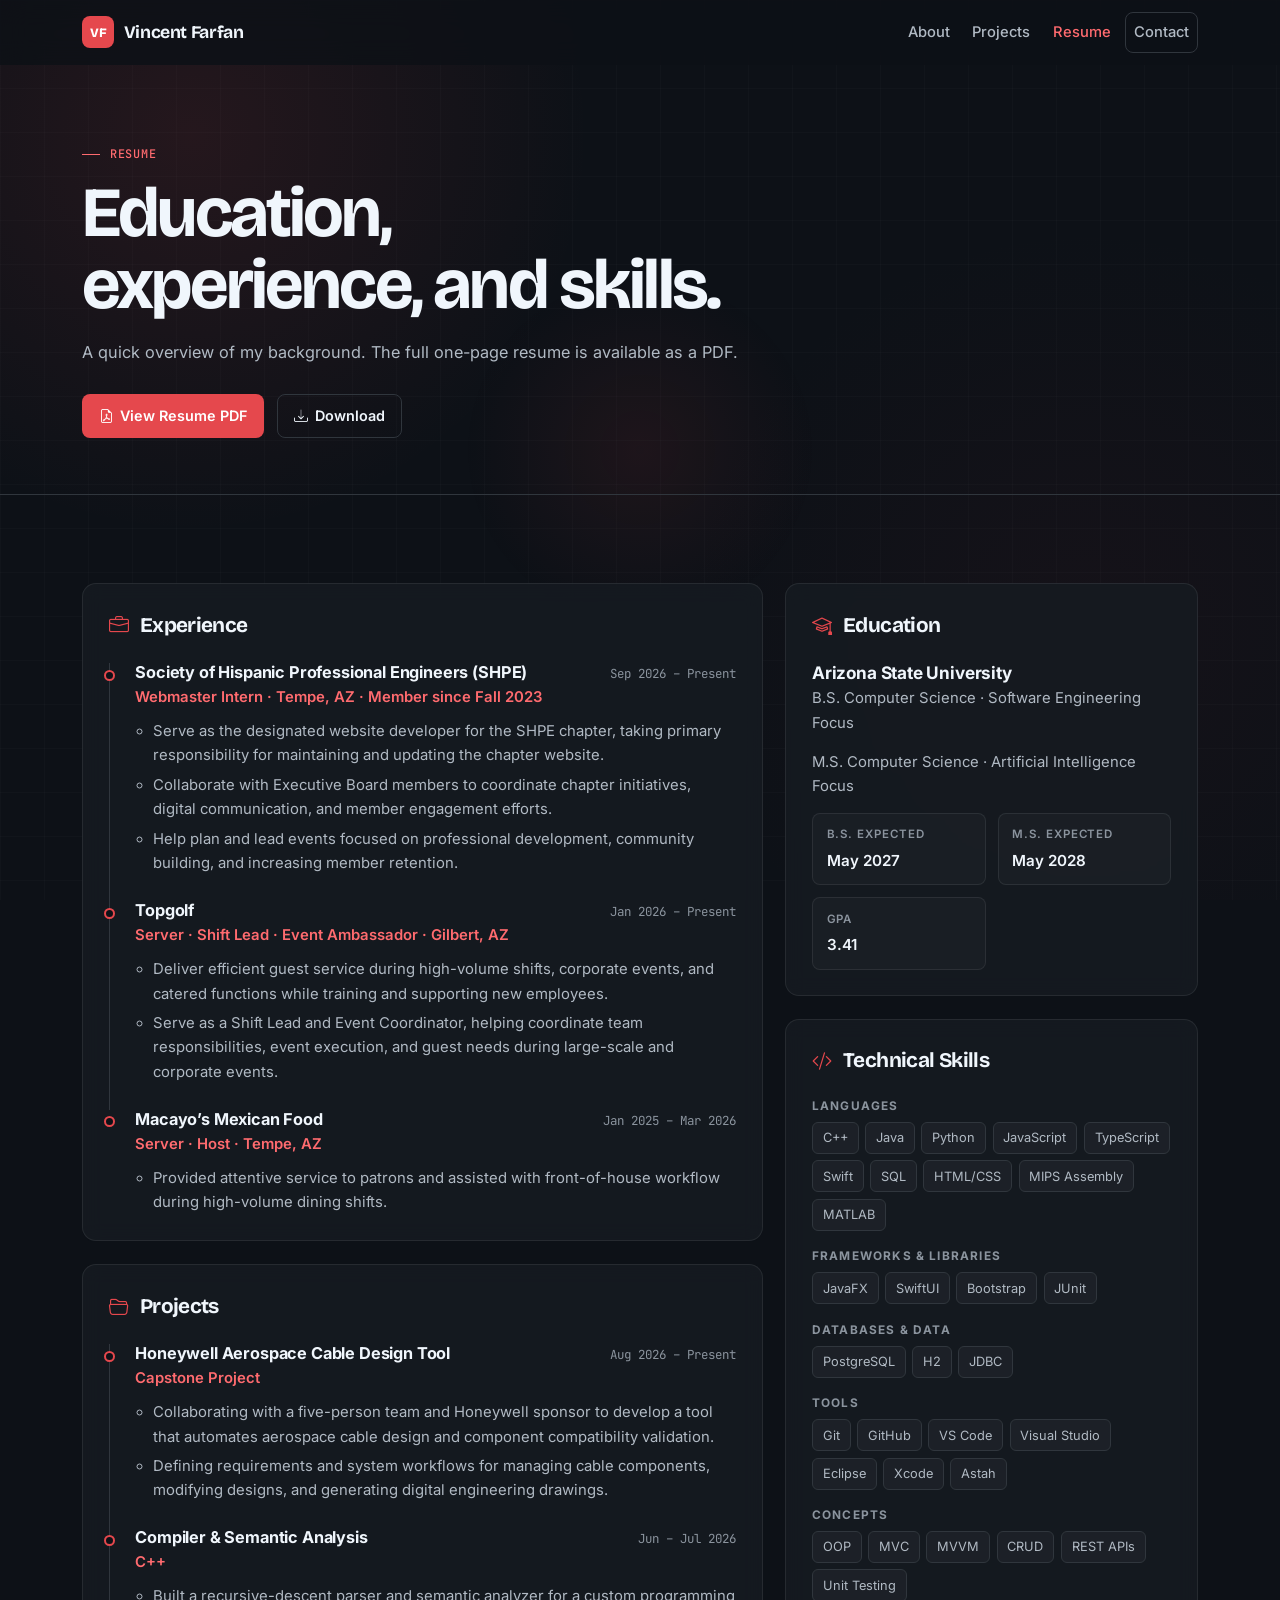
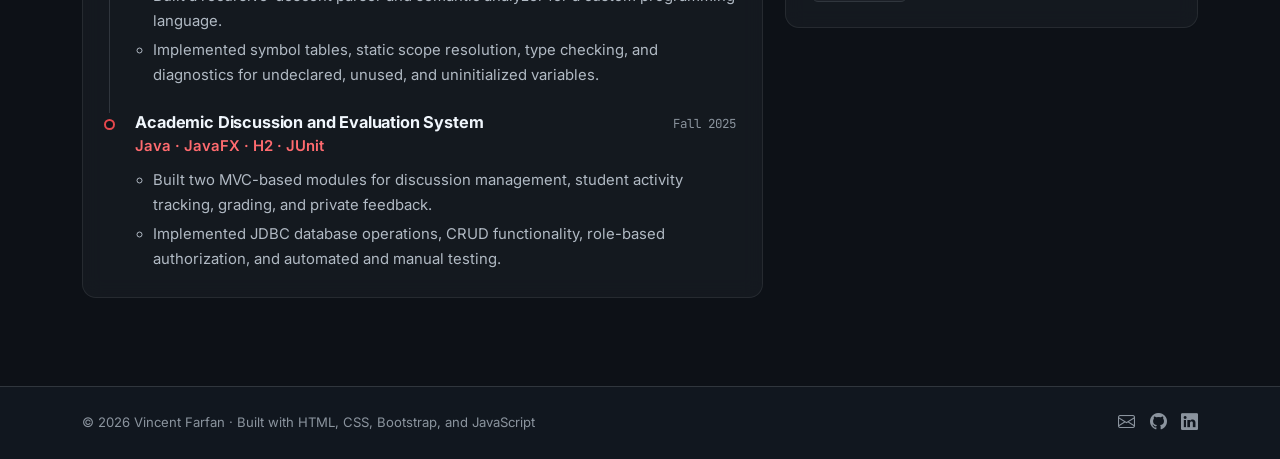
<file: resume.html>
<!DOCTYPE html>
<html lang="en">
<head>
    <meta charset="UTF-8" />
    <meta name="viewport" content="width=device-width, initial-scale=1.0" />
    <meta name="description" content="Vincent Farfan's education, experience, projects, and technical skills, with a downloadable PDF resume." />
    <meta name="author" content="Vincent Farfan" />
    <meta name="theme-color" content="#0d1117" />

    <title>Resume | Vincent Farfan</title>

    <!-- Social link previews -->
    <meta property="og:type" content="website" />
    <meta property="og:title" content="Resume | Vincent Farfan" />
    <meta property="og:description" content="Vincent Farfan's education, experience, projects, and technical skills, with a downloadable PDF resume." />
    <meta property="og:url" content="https://vxf-vinnie.github.io/resume.html" />
    <meta property="og:image" content="https://vxf-vinnie.github.io/images/og-card.png" />
    <meta property="og:image:width" content="1200" />
    <meta property="og:image:height" content="630" />
    <meta name="twitter:card" content="summary_large_image" />
    <link rel="canonical" href="https://vxf-vinnie.github.io/resume.html" />

    <link rel="icon" href="favicon.svg" type="image/svg+xml" />

    <!-- Fonts -->
    <link rel="preconnect" href="https://fonts.googleapis.com" />
    <link rel="preconnect" href="https://fonts.gstatic.com" crossorigin />
    <link href="https://fonts.googleapis.com/css2?family=Bricolage+Grotesque:opsz,wght@12..96,600;12..96,700;12..96,800&family=Inter:wght@400;500;600;700&family=JetBrains+Mono:wght@400;500&display=swap" rel="stylesheet" />

    <!-- Bootstrap + icons -->
    <link href="https://cdn.jsdelivr.net/npm/bootstrap@5.3.7/dist/css/bootstrap.min.css" rel="stylesheet" />
    <link href="https://cdn.jsdelivr.net/npm/bootstrap-icons@1.13.1/font/bootstrap-icons.min.css" rel="stylesheet" />

    <!-- Custom CSS -->
    <link rel="stylesheet" href="style.css" />
</head>

<body>

    <a class="skip-link" href="#main">Skip to content</a>

    <!-- Navigation -->
    <nav class="navbar navbar-expand-lg navbar-dark site-navbar">
        <div class="container">

            <a class="navbar-brand" href="index.html">
                <span class="brand-mark" aria-hidden="true">VF</span>
                Vincent Farfan
            </a>

            <button class="navbar-toggler" type="button" data-bs-toggle="collapse" data-bs-target="#mainNavigation"
                aria-controls="mainNavigation" aria-expanded="false" aria-label="Open navigation">
                <span class="navbar-toggler-icon"></span>
            </button>

            <div class="collapse navbar-collapse" id="mainNavigation">
                <ul class="navbar-nav ms-auto align-items-lg-center">
                    <li class="nav-item">
                        <a class="nav-link" href="index.html">About</a>
                    </li>
                    <li class="nav-item">
                        <a class="nav-link" href="portfolio.html">Projects</a>
                    </li>
                    <li class="nav-item">
                        <a class="nav-link active" aria-current="page" href="resume.html">Resume</a>
                    </li>
                    <li class="nav-item">
                        <a class="nav-link contact-nav-link" href="contact.html">Contact</a>
                    </li>
                </ul>
            </div>

        </div>
    </nav>

    <main id="main">

        <section class="page-hero">
            <div class="container">
                <p class="eyebrow">Resume</p>
                <h1>Education, experience, and skills.</h1>
                <p class="page-hero-lead">
                    A quick overview of my background. The full one-page resume is available
                    as a PDF.
                </p>
                <div class="button-group">
                    <a href="assets/Vincent_Farfan_Resume.pdf" target="_blank" rel="noopener noreferrer" class="site-button primary-button">
                        <i class="bi bi-file-earmark-pdf"></i> View Resume PDF
                    </a>
                    <a href="assets/Vincent_Farfan_Resume.pdf" download class="site-button secondary-button">
                        <i class="bi bi-download"></i> Download
                    </a>
                </div>
            </div>
        </section>

        <section class="page-section">
            <div class="container">

                <div class="resume-layout">

                    <!-- Main column -->
                    <div class="resume-column">

                        <article class="resume-card card-surface reveal">
                            <div class="resume-heading">
                                <i class="bi bi-briefcase"></i>
                                <h2>Experience</h2>
                            </div>
                            <ol class="timeline">
                                <li class="timeline-item">
                                    <div class="timeline-header">
                                        <h3>Society of Hispanic Professional Engineers (SHPE)</h3>
                                        <span class="timeline-date">Sep 2026 &ndash; Present</span>
                                    </div>
                                    <p class="timeline-role">Webmaster Intern &middot; Tempe, AZ &middot; Member since Fall 2023</p>
                                    <ul>
                                        <li>Serve as the designated website developer for the SHPE chapter, taking primary responsibility for maintaining and updating the chapter website.</li>
                                        <li>Collaborate with Executive Board members to coordinate chapter initiatives, digital communication, and member engagement efforts.</li>
                                        <li>Help plan and lead events focused on professional development, community building, and increasing member retention.</li>
                                    </ul>
                                </li>
                                <li class="timeline-item">
                                    <div class="timeline-header">
                                        <h3>Topgolf</h3>
                                        <span class="timeline-date">Jan 2026 &ndash; Present</span>
                                    </div>
                                    <p class="timeline-role">Server &middot; Shift Lead &middot; Event Ambassador &middot; Gilbert, AZ</p>
                                    <ul>
                                        <li>Deliver efficient guest service during high-volume shifts, corporate events, and catered functions while training and supporting new employees.</li>
                                        <li>Serve as a Shift Lead and Event Coordinator, helping coordinate team responsibilities, event execution, and guest needs during large-scale and corporate events.</li>
                                    </ul>
                                </li>
                                <li class="timeline-item">
                                    <div class="timeline-header">
                                        <h3>Macayo&rsquo;s Mexican Food</h3>
                                        <span class="timeline-date">Jan 2025 &ndash; Mar 2026</span>
                                    </div>
                                    <p class="timeline-role">Server &middot; Host &middot; Tempe, AZ</p>
                                    <ul>
                                        <li>Provided attentive service to patrons and assisted with front-of-house workflow during high-volume dining shifts.</li>
                                    </ul>
                                </li>
                            </ol>
                        </article>

                        <article class="resume-card card-surface reveal">
                            <div class="resume-heading">
                                <i class="bi bi-folder2-open"></i>
                                <h2>Projects</h2>
                            </div>
                            <ol class="timeline">
                                <li class="timeline-item">
                                    <div class="timeline-header">
                                        <h3>Honeywell Aerospace Cable Design Tool</h3>
                                        <span class="timeline-date">Aug 2026 &ndash; Present</span>
                                    </div>
                                    <p class="timeline-role">Capstone Project</p>
                                    <ul>
                                        <li>Collaborating with a five-person team and Honeywell sponsor to develop a tool that automates aerospace cable design and component compatibility validation.</li>
                                        <li>Defining requirements and system workflows for managing cable components, modifying designs, and generating digital engineering drawings.</li>
                                    </ul>
                                </li>
                                <li class="timeline-item">
                                    <div class="timeline-header">
                                        <h3>Compiler &amp; Semantic Analysis</h3>
                                        <span class="timeline-date">Jun &ndash; Jul 2026</span>
                                    </div>
                                    <p class="timeline-role">C++</p>
                                    <ul>
                                        <li>Built a recursive-descent parser and semantic analyzer for a custom programming language.</li>
                                        <li>Implemented symbol tables, static scope resolution, type checking, and diagnostics for undeclared, unused, and uninitialized variables.</li>
                                    </ul>
                                </li>
                                <li class="timeline-item">
                                    <div class="timeline-header">
                                        <h3>Academic Discussion and Evaluation System</h3>
                                        <span class="timeline-date">Fall 2025</span>
                                    </div>
                                    <p class="timeline-role">Java &middot; JavaFX &middot; H2 &middot; JUnit</p>
                                    <ul>
                                        <li>Built two MVC-based modules for discussion management, student activity tracking, grading, and private feedback.</li>
                                        <li>Implemented JDBC database operations, CRUD functionality, role-based authorization, and automated and manual testing.</li>
                                    </ul>
                                </li>
                            </ol>
                        </article>

                    </div>

                    <!-- Side column -->
                    <div class="resume-column">

                        <article class="resume-card card-surface reveal">
                            <div class="resume-heading">
                                <i class="bi bi-mortarboard"></i>
                                <h2>Education</h2>
                            </div>
                            <h3 class="education-school">Arizona State University</h3>
                            <p class="education-degree">B.S. Computer Science &middot; Software Engineering Focus</p>
                            <p class="education-degree">M.S. Computer Science &middot; Artificial Intelligence Focus</p>
                            <div class="education-meta">
                                <div>
                                    <span class="quick-fact-label">B.S. Expected</span>
                                    <span class="quick-fact-value">May 2027</span>
                                </div>
                                <div>
                                    <span class="quick-fact-label">M.S. Expected</span>
                                    <span class="quick-fact-value">May 2028</span>
                                </div>
                                <div>
                                    <span class="quick-fact-label">GPA</span>
                                    <span class="quick-fact-value">3.41</span>
                                </div>
                            </div>
                        </article>

                        <article class="resume-card card-surface reveal">
                            <div class="resume-heading">
                                <i class="bi bi-code-slash"></i>
                                <h2>Technical Skills</h2>
                            </div>
                            <div class="skill-group">
                                <h3>Languages</h3>
                                <div class="chip-list"><span class="chip">C++</span><span class="chip">Java</span><span class="chip">Python</span><span class="chip">JavaScript</span><span class="chip">TypeScript</span><span class="chip">Swift</span><span class="chip">SQL</span><span class="chip">HTML/CSS</span><span class="chip">MIPS Assembly</span><span class="chip">MATLAB</span></div>
                            </div>
                            <div class="skill-group">
                                <h3>Frameworks &amp; Libraries</h3>
                                <div class="chip-list"><span class="chip">JavaFX</span><span class="chip">SwiftUI</span><span class="chip">Bootstrap</span><span class="chip">JUnit</span></div>
                            </div>
                            <div class="skill-group">
                                <h3>Databases &amp; Data</h3>
                                <div class="chip-list"><span class="chip">PostgreSQL</span><span class="chip">H2</span><span class="chip">JDBC</span></div>
                            </div>
                            <div class="skill-group">
                                <h3>Tools</h3>
                                <div class="chip-list"><span class="chip">Git</span><span class="chip">GitHub</span><span class="chip">VS Code</span><span class="chip">Visual Studio</span><span class="chip">Eclipse</span><span class="chip">Xcode</span><span class="chip">Astah</span></div>
                            </div>
                            <div class="skill-group">
                                <h3>Concepts</h3>
                                <div class="chip-list"><span class="chip">OOP</span><span class="chip">MVC</span><span class="chip">MVVM</span><span class="chip">CRUD</span><span class="chip">REST APIs</span><span class="chip">Unit Testing</span></div>
                            </div>
                        </article>

                    </div>

                </div>

            </div>
        </section>


    </main>

    <!-- Footer -->
    <footer class="site-footer">
        <div class="container footer-content">

            <p>&copy; <span class="current-year"></span> Vincent Farfan &middot; Built with HTML, CSS, Bootstrap, and JavaScript</p>

            <div class="footer-socials">
                <a href="mailto:vincentxf.business@gmail.com" aria-label="Email Vincent Farfan"><i class="bi bi-envelope"></i></a>
                <a href="https://github.com/VXF-Vinnie" target="_blank" rel="noopener noreferrer" aria-label="Vincent Farfan on GitHub"><i class="bi bi-github"></i></a>
                <a href="https://www.linkedin.com/in/vincent-farfan-723b922ba" target="_blank" rel="noopener noreferrer" aria-label="Vincent Farfan on LinkedIn"><i class="bi bi-linkedin"></i></a>
            </div>

        </div>
    </footer>

    <!-- Bootstrap JavaScript -->
    <script src="https://cdn.jsdelivr.net/npm/bootstrap@5.3.7/dist/js/bootstrap.bundle.min.js"></script>

    <!-- Custom JavaScript -->
    <script src="script.js"></script>

</body>
</html>
</file>
<file: style.css>
/* ========================================
   Design Tokens
======================================== */

:root {
    --background: #0d1117;
    --background-secondary: #11171f;
    --surface: rgba(22, 27, 34, 0.82);
    --surface-solid: #161b22;
    --surface-hover: #1c222b;
    --border: rgba(240, 246, 252, 0.08);
    --border-strong: #30363d;

    --text: #f0f6fc;
    --text-secondary: #b1bac4;
    --text-muted: #8b949e;

    --accent: #e5484d;
    --accent-hover: #f2555a;
    --accent-soft: rgba(229, 72, 77, 0.1);
    --accent-border: rgba(229, 72, 77, 0.35);
    --accent-text: #ff6b6f;   /* accent for small text: passes WCAG AA on the dark background */

    --font-body: "Inter", -apple-system, BlinkMacSystemFont, "Segoe UI", sans-serif;
    --font-display: "Bricolage Grotesque", "Inter", -apple-system, BlinkMacSystemFont, sans-serif;
    --font-mono: "JetBrains Mono", ui-monospace, SFMono-Regular, Menlo, Consolas, monospace;

    --radius: 14px;
    --radius-sm: 8px;
    --ease: 0.25s ease;
    --shadow-hover: 0 14px 34px rgba(0, 0, 0, 0.38), 0 0 24px rgba(229, 72, 77, 0.08);
}


/* ========================================
   Base
======================================== */

*,
*::before,
*::after {
    box-sizing: border-box;
}

html {
    scroll-behavior: smooth;
    scroll-padding-top: 80px;
}

body {
    min-height: 100vh;
    margin: 0;
    display: flex;
    flex-direction: column;

    color: var(--text);
    font-family: var(--font-body);
    font-size: 0.97rem;
    line-height: 1.65;

    background-color: var(--background);
    background-image:
        radial-gradient(circle at 15% 15%, rgba(229, 72, 77, 0.11), transparent 30%),
        radial-gradient(circle at 85% 70%, rgba(120, 30, 45, 0.08), transparent 32%),
        linear-gradient(rgba(255, 255, 255, 0.017) 1px, transparent 1px),
        linear-gradient(90deg, rgba(255, 255, 255, 0.017) 1px, transparent 1px);
    background-size: auto, auto, 44px 44px, 44px 44px;
    background-attachment: fixed;
}

/* Cursor spotlight (enabled by script.js on mouse devices only) */
body.has-spotlight::before {
    content: "";
    position: fixed;
    inset: 0;
    z-index: 0;
    pointer-events: none;
    background: radial-gradient(
        420px circle at var(--mouse-x, 50%) var(--mouse-y, 50%),
        rgba(229, 72, 77, 0.08),
        transparent 42%
    );
}

main,
.site-footer {
    position: relative;
    z-index: 1;
}

main {
    flex: 1;
}

img {
    display: block;
    max-width: 100%;
}

a {
    color: inherit;
}

h1,
h2,
h3 {
    margin-top: 0;
    color: var(--text);
    font-weight: 700;
}

h1,
h2 {
    font-family: var(--font-display);
    font-weight: 700;
    text-wrap: balance;
}

h1 {
    max-width: 780px;
    font-size: clamp(2.5rem, 6vw, 4.4rem);
    line-height: 1.02;
    letter-spacing: -0.04em;
}

h2 {
    font-size: clamp(1.7rem, 3.2vw, 2.5rem);
    line-height: 1.1;
    letter-spacing: -0.03em;
}

h3 {
    font-size: 1.08rem;
    letter-spacing: -0.01em;
}

p {
    color: var(--text-secondary);
}

:focus-visible {
    outline: 2px solid var(--accent);
    outline-offset: 3px;
    border-radius: 4px;
}

.text-accent {
    color: var(--accent-text);
}

.skip-link {
    position: absolute;
    top: -100px;
    left: 1rem;
    z-index: 2000;
    padding: 0.6rem 1rem;
    background: var(--accent);
    color: #fff;
    border-radius: var(--radius-sm);
    text-decoration: none;
    font-weight: 600;
}

.skip-link:focus {
    top: 1rem;
}


/* ========================================
   Navigation
======================================== */

.site-navbar {
    position: sticky;
    top: 0;
    z-index: 1000;
    padding: 0.7rem 0;
    background-color: rgba(13, 17, 23, 0.85);
    border-bottom: 1px solid transparent;
    backdrop-filter: blur(14px);
    -webkit-backdrop-filter: blur(14px);
    transition: border-color var(--ease), background-color var(--ease);
}

.site-navbar.is-scrolled {
    background-color: rgba(13, 17, 23, 0.94);
    border-bottom-color: var(--border-strong);
}

.navbar-brand {
    display: inline-flex;
    align-items: center;
    gap: 0.6rem;
    color: var(--text);
    font-family: var(--font-display);
    font-size: 1.1rem;
    font-weight: 700;
    letter-spacing: -0.02em;
}

.navbar-brand:hover,
.navbar-brand:focus {
    color: var(--text);
}

.brand-mark {
    width: 32px;
    height: 32px;
    display: grid;
    place-items: center;
    background: var(--accent);
    border-radius: 8px;
    color: #fff;
    font-size: 0.8rem;
    font-weight: 800;
    letter-spacing: 0;
}

.site-navbar .nav-link {
    margin-left: 0.4rem;
    padding: 0.45rem 0.75rem;
    color: var(--text-secondary);
    font-size: 0.92rem;
    font-weight: 500;
    border-radius: var(--radius-sm);
    transition: color var(--ease), background-color var(--ease), border-color var(--ease);
}

.site-navbar .nav-link:hover,
.site-navbar .nav-link:focus {
    color: var(--text);
}

.site-navbar .nav-link.active {
    color: var(--accent-text);
}

.contact-nav-link {
    border: 1px solid var(--border-strong);
}

.site-navbar .contact-nav-link:hover,
.site-navbar .contact-nav-link.active {
    border-color: var(--accent);
    background-color: var(--accent-soft);
}

.navbar-toggler {
    border-color: var(--border-strong);
}

.navbar-toggler:focus {
    box-shadow: 0 0 0 0.18rem var(--accent-soft);
}


/* ========================================
   Shared Layout
======================================== */

.eyebrow {
    margin-bottom: 0.85rem;
    display: inline-flex;
    align-items: center;
    gap: 0.6rem;
    color: var(--accent-text);
    font-family: var(--font-mono);
    font-size: 0.74rem;
    font-weight: 500;
    letter-spacing: 0.08em;
    text-transform: uppercase;
}

.eyebrow::before {
    content: "";
    width: 18px;
    height: 1px;
    background: currentColor;
}

.page-section {
    padding: 5.5rem 0;
}

.alternate-section {
    background-color: rgba(17, 23, 31, 0.85);
    border-top: 1px solid var(--border-strong);
    border-bottom: 1px solid var(--border-strong);
}

.section-heading {
    max-width: 700px;
    margin-bottom: 2.25rem;
}

.section-heading > p:last-child {
    margin-bottom: 0;
    font-size: 1rem;
}

.section-heading-row {
    display: flex;
    align-items: flex-end;
    justify-content: space-between;
    gap: 1.5rem;
    flex-wrap: wrap;
    margin-bottom: 2.25rem;
}

.section-heading-row .section-heading {
    margin-bottom: 0;
}

/* Shared card surface */
.card-surface {
    background: var(--surface);
    border: 1px solid var(--border);
    border-radius: var(--radius);
    backdrop-filter: blur(10px);
    -webkit-backdrop-filter: blur(10px);
    transition: transform var(--ease), border-color var(--ease), box-shadow var(--ease);
}

.card-hover:hover {
    transform: translateY(-4px);
    border-color: var(--accent-border);
    box-shadow: var(--shadow-hover);
}


/* ========================================
   Hero (About)
======================================== */

.about-hero {
    padding: 5.5rem 0 4.5rem;
}

.status-pill {
    display: inline-flex;
    align-items: center;
    gap: 0.55rem;
    margin-bottom: 1.4rem;
    padding: 0.35rem 0.8rem 0.35rem 0.65rem;
    background: rgba(46, 160, 67, 0.1);
    border: 1px solid rgba(46, 160, 67, 0.35);
    border-radius: 999px;
    color: #7ee2a8;
    font-size: 0.8rem;
    font-weight: 600;
}

.status-dot {
    width: 8px;
    height: 8px;
    background: #3fb950;
    border-radius: 50%;
    box-shadow: 0 0 0 0 rgba(63, 185, 80, 0.6);
    animation: pulse 2.2s infinite;
}

@keyframes pulse {
    0% { box-shadow: 0 0 0 0 rgba(63, 185, 80, 0.55); }
    70% { box-shadow: 0 0 0 8px rgba(63, 185, 80, 0); }
    100% { box-shadow: 0 0 0 0 rgba(63, 185, 80, 0); }
}

.hero-lead {
    max-width: 640px;
    margin-top: 1.4rem;
    margin-bottom: 0.9rem;
    color: var(--text);
    font-size: clamp(1.05rem, 1.6vw, 1.22rem);
    line-height: 1.55;
}

.hero-description {
    max-width: 600px;
    margin-bottom: 0;
    font-size: 0.98rem;
}

.profile-photo-wrapper {
    width: min(300px, 70vw);
    aspect-ratio: 1;
    margin-inline: auto;
    padding: 6px;
    background: linear-gradient(145deg, var(--accent), transparent 55%);
    border-radius: 50%;
}

.profile-photo {
    width: 100%;
    height: 100%;
    object-fit: cover;
    object-position: center;
    border: 6px solid var(--background);
    border-radius: 50%;
    background: var(--surface-solid);
}

/* Quick facts strip */
.quick-facts {
    margin-top: 3.5rem;
    display: grid;
    grid-template-columns: repeat(4, minmax(0, 1fr));
    overflow: hidden;
}

.quick-fact {
    padding: 1.15rem 1.35rem;
    border-right: 1px solid var(--border);
}

.quick-fact:last-child {
    border-right: 0;
}

.quick-fact-label {
    display: block;
    margin-bottom: 0.2rem;
    color: var(--text-muted);
    font-size: 0.72rem;
    font-weight: 600;
    letter-spacing: 0.08em;
    text-transform: uppercase;
}

.quick-fact-value {
    color: var(--text);
    font-size: 0.95rem;
    font-weight: 600;
}

.about-copy {
    max-width: 780px;
}

.about-copy p {
    margin-bottom: 1.15rem;
    font-size: 1rem;
}

.about-copy p:last-child {
    margin-bottom: 0;
}


/* ========================================
   Buttons
======================================== */

.button-group {
    display: flex;
    flex-wrap: wrap;
    gap: 0.8rem;
    margin-top: 1.7rem;
}

.site-button {
    min-height: 42px;
    padding: 0.58rem 1rem;
    display: inline-flex;
    align-items: center;
    justify-content: center;
    gap: 0.45rem;
    border: 1px solid transparent;
    border-radius: var(--radius-sm);
    text-decoration: none;
    font-size: 0.9rem;
    font-weight: 600;
    transition: transform var(--ease), border-color var(--ease), background-color var(--ease), color var(--ease);
}

.site-button:hover {
    transform: translateY(-2px);
}

.primary-button {
    background-color: var(--accent);
    color: #fff;
}

.primary-button:hover,
.primary-button:focus {
    background-color: var(--accent-hover);
    color: #fff;
}

.secondary-button {
    background-color: transparent;
    border-color: var(--border-strong);
    color: var(--text);
}

.secondary-button:hover,
.secondary-button:focus {
    background-color: var(--surface-solid);
    border-color: var(--accent);
    color: var(--text);
}

.text-link {
    display: inline-flex;
    align-items: center;
    gap: 0.35rem;
    color: var(--accent-text);
    font-size: 0.92rem;
    font-weight: 600;
    text-decoration: none;
}

.text-link:hover {
    color: var(--accent-hover);
}

.text-link i {
    transition: transform var(--ease);
}

.text-link:hover i {
    transform: translateX(3px);
}


/* ========================================
   Interior Page Hero
======================================== */

.page-hero {
    padding: 4.5rem 0 3.5rem;
    border-bottom: 1px solid var(--border-strong);
}

.page-hero h1 {
    max-width: 820px;
}

.page-hero-lead {
    max-width: 660px;
    margin-top: 1.1rem;
    margin-bottom: 0;
    font-size: 1.02rem;
}


/* ========================================
   Projects
======================================== */

.project-grid {
    display: grid;
    grid-template-columns: repeat(2, minmax(0, 1fr));
    gap: 1.4rem;
}

.project-card {
    height: 100%;
    padding: 1.75rem;
    display: flex;
    flex-direction: column;
}

.project-card.featured {
    grid-column: 1 / -1;
}

.project-card-header {
    margin-bottom: 1.1rem;
    display: flex;
    align-items: center;
    justify-content: space-between;
    gap: 1rem;
}

.project-icon {
    width: 46px;
    height: 46px;
    display: grid;
    place-items: center;
    background: var(--accent-soft);
    border-radius: 10px;
    color: var(--accent);
    font-size: 1.3rem;
}

.project-date {
    color: var(--text-muted);
    font-family: var(--font-mono);
    font-size: 0.8rem;
}

.project-card h2,
.project-card h3 {
    margin-bottom: 0.35rem;
    font-size: 1.35rem;
}

.project-role {
    margin-bottom: 0.9rem;
    color: var(--accent-text);
    font-size: 0.84rem;
    font-weight: 600;
}

.project-card p {
    font-size: 0.94rem;
}

.project-card ul {
    margin-bottom: 0;
    padding-left: 1.1rem;
    color: var(--text-secondary);
    font-size: 0.94rem;
}

.project-card li + li {
    margin-top: 0.4rem;
}

.tag-list {
    margin-top: auto;
    padding-top: 1.25rem;
    display: flex;
    flex-wrap: wrap;
    gap: 0.45rem;
}

.tag {
    padding: 0.22rem 0.55rem;
    background: rgba(255, 255, 255, 0.03);
    border: 1px solid var(--border-strong);
    border-radius: 6px;
    color: var(--text-secondary);
    font-family: var(--font-mono);
    font-size: 0.72rem;
    font-weight: 400;
}

.project-links {
    margin-top: 1.35rem;
    display: flex;
    flex-wrap: wrap;
    align-items: center;
    gap: 0.75rem;
}

.project-note {
    display: inline-flex;
    align-items: center;
    gap: 0.4rem;
    color: var(--text-muted);
    font-size: 0.84rem;
}


/* ========================================
   Resume
======================================== */

.resume-layout {
    display: grid;
    grid-template-columns: minmax(0, 1.65fr) minmax(0, 1fr);
    gap: 1.4rem;
    align-items: start;
}

.resume-column {
    display: grid;
    gap: 1.4rem;
}

.resume-card {
    padding: 1.6rem;
}

.resume-heading {
    margin-bottom: 1.3rem;
    display: flex;
    align-items: center;
    gap: 0.7rem;
}

.resume-heading i {
    color: var(--accent);
    font-size: 1.25rem;
}

.resume-heading h2 {
    margin-bottom: 0;
    font-size: 1.3rem;
}

.resume-card p,
.resume-card li {
    font-size: 0.93rem;
}

/* Timeline */
.timeline {
    position: relative;
    margin: 0;
    padding: 0;
    list-style: none;
}

.timeline-item {
    position: relative;
    padding: 0 0 1.6rem 1.6rem;
    border-left: 1px solid var(--border-strong);
}

.timeline-item:last-child {
    padding-bottom: 0;
    border-left-color: transparent;
}

.timeline-item::before {
    content: "";
    position: absolute;
    top: 0.4rem;
    left: -6px;
    width: 11px;
    height: 11px;
    background: var(--background);
    border: 2px solid var(--accent);
    border-radius: 50%;
}

.timeline-header {
    display: flex;
    justify-content: space-between;
    align-items: baseline;
    gap: 0.25rem 1rem;
    flex-wrap: wrap;
}

.timeline-item h3 {
    margin-bottom: 0.1rem;
    font-size: 1.02rem;
}

.timeline-date {
    color: var(--text-muted);
    font-family: var(--font-mono);
    font-size: 0.78rem;
    white-space: nowrap;
}

.timeline-role {
    margin-bottom: 0.6rem;
    color: var(--accent-text);
    font-size: 0.86rem;
    font-weight: 600;
}

.timeline-item ul {
    margin-bottom: 0;
    padding-left: 1.1rem;
    color: var(--text-secondary);
}

.timeline-item li + li {
    margin-top: 0.3rem;
}

/* Education */
.education-school {
    margin-bottom: 0.15rem;
}

.education-degree {
    margin-bottom: 0.9rem;
}

.education-meta {
    display: grid;
    grid-template-columns: repeat(2, minmax(0, 1fr));
    gap: 0.75rem;
}

.education-meta div {
    padding: 0.7rem 0.85rem;
    background: rgba(255, 255, 255, 0.025);
    border: 1px solid var(--border);
    border-radius: var(--radius-sm);
}

/* Skills */
.skill-group + .skill-group {
    margin-top: 1.15rem;
}

.skill-group h3 {
    margin-bottom: 0.55rem;
    color: var(--text-muted);
    font-size: 0.74rem;
    font-weight: 700;
    letter-spacing: 0.1em;
    text-transform: uppercase;
}

.chip-list {
    display: flex;
    flex-wrap: wrap;
    gap: 0.4rem;
}

.chip {
    padding: 0.28rem 0.62rem;
    background: rgba(255, 255, 255, 0.035);
    border: 1px solid var(--border-strong);
    border-radius: 6px;
    color: var(--text-secondary);
    font-size: 0.8rem;
}

/* ========================================
   Contact
======================================== */

.contact-group-label {
    margin: 2.5rem 0 1rem;
    color: var(--text-muted);
    font-size: 0.74rem;
    font-weight: 700;
    letter-spacing: 0.12em;
    text-transform: uppercase;
}

.contact-group-label:first-child {
    margin-top: 0;
}

.contact-grid {
    display: grid;
    grid-template-columns: repeat(2, minmax(0, 1fr));
    gap: 1.15rem;
}

.contact-card {
    min-height: 104px;
    padding: 1.25rem;
    display: grid;
    grid-template-columns: auto 1fr auto;
    align-items: center;
    gap: 1rem;
    color: var(--text);
    text-decoration: none;
}

.contact-card:hover,
.contact-card:focus {
    color: var(--text);
}

.contact-icon {
    width: 46px;
    height: 46px;
    display: grid;
    place-items: center;
    background: var(--accent-soft);
    border-radius: 10px;
    color: var(--accent);
    font-size: 1.2rem;
}

.contact-card h2 {
    margin-bottom: 0.2rem;
    font-size: 1.05rem;
}

.contact-card p {
    margin-bottom: 0;
    color: var(--text-muted);
    font-size: 0.84rem;
    overflow-wrap: anywhere;
}

.contact-arrow {
    color: var(--text-muted);
    transition: color var(--ease), transform var(--ease);
}

.contact-card:hover .contact-arrow {
    color: var(--accent);
    transform: translate(2px, -2px);
}

.copy-button {
    padding: 0.4rem 0.7rem;
    background: transparent;
    border: 1px solid var(--border-strong);
    border-radius: 6px;
    color: var(--text-secondary);
    font-size: 0.8rem;
    font-weight: 600;
    cursor: pointer;
    transition: border-color var(--ease), color var(--ease);
}

.copy-button:hover {
    border-color: var(--accent);
    color: var(--text);
}

/* Whole email card is clickable; the Copy button sits above the link layer */
.contact-card.is-email {
    position: relative;
}

.contact-card.is-email h2 a {
    text-decoration: none;
}

.contact-card.is-email h2 a::after {
    content: "";
    position: absolute;
    inset: 0;
    border-radius: var(--radius);
}

.contact-card.is-email .copy-button {
    position: relative;
    z-index: 1;
}

.contact-card.is-email h2 a:hover {
    color: var(--accent);
}


/* ========================================
   CTA Band
======================================== */

.cta-band {
    position: relative;
    overflow: hidden;
    padding: 2.5rem;
    background:
        radial-gradient(circle at 100% 0%, rgba(229, 72, 77, 0.16), transparent 45%),
        var(--surface);
    display: flex;
    align-items: center;
    justify-content: space-between;
    gap: 1.5rem;
    flex-wrap: wrap;
}

.cta-band h2 {
    margin-bottom: 0.35rem;
    font-size: clamp(1.5rem, 2.6vw, 2rem);
}

.cta-band p {
    margin-bottom: 0;
}

.cta-band .button-group {
    margin-top: 0;
}


/* ========================================
   Footer
======================================== */

.site-footer {
    padding: 1.4rem 0;
    background-color: var(--background-secondary);
    border-top: 1px solid var(--border-strong);
}

.footer-content {
    display: flex;
    align-items: center;
    justify-content: space-between;
    gap: 1rem;
}

.footer-content p {
    margin-bottom: 0;
    color: var(--text-muted);
    font-size: 0.82rem;
}

.footer-socials {
    display: flex;
    align-items: center;
    gap: 0.9rem;
}

.footer-socials a {
    color: var(--text-muted);
    font-size: 1.05rem;
    transition: color var(--ease), transform var(--ease);
}

.footer-socials a:hover,
.footer-socials a:focus {
    color: var(--accent);
    transform: translateY(-2px);
}


/* ========================================
   Featured Work (home page bento grid)
======================================== */

.work-grid {
    display: grid;
    grid-template-columns: repeat(12, minmax(0, 1fr));
    gap: 1.25rem;
}

.work-card {
    display: flex;
    flex-direction: column;
    overflow: hidden;
}

.work-card.span-7 { grid-column: span 7; }
.work-card.span-5 { grid-column: span 5; }

.work-card:hover {
    border-color: var(--accent-border);
    box-shadow: var(--shadow-hover);
}

/* Media area: every frame shares one height so cards in a row line up */
.work-media {
    position: relative;
    aspect-ratio: 16 / 10;
    overflow: hidden;
    background: #0a0d12;
    border-bottom: 1px solid var(--border);
}

.work-media img {
    width: 100%;
    height: 100%;
    object-fit: cover;
    object-position: top center;
    transition: transform 0.6s cubic-bezier(0.2, 0.7, 0.2, 1);
}

.work-card:hover .work-media img {
    transform: scale(1.025);
}

/* Fake browser chrome around screenshots */
.browser-frame {
    display: flex;
    flex-direction: column;
}

.browser-frame picture {
    flex: 1;
    min-height: 0;
}

.browser-bar {
    flex-shrink: 0;
    display: flex;
    align-items: center;
    gap: 6px;
    padding: 0.55rem 0.8rem;
    background: #161b22;
    border-bottom: 1px solid var(--border);
}

.browser-bar span {
    width: 9px;
    height: 9px;
    border-radius: 50%;
    background: #30363d;
}

.browser-bar em {
    margin-left: 0.6rem;
    color: var(--text-muted);
    font-family: var(--font-mono);
    font-size: 0.68rem;
    font-style: normal;
}

/* Code excerpt frame */
.code-frame {
    display: flex;
    flex-direction: column;
    background: #0a0d12;
}

.code-bar {
    flex-shrink: 0;
    display: flex;
    justify-content: space-between;
    padding: 0.55rem 0.9rem;
    background: #161b22;
    border-bottom: 1px solid var(--border);
    color: var(--text-muted);
    font-family: var(--font-mono);
    font-size: 0.68rem;
}

.code-bar span:first-child {
    color: var(--text-secondary);
}

.code-frame pre {
    flex: 1;
    margin: 0;
    padding: 1rem 1.1rem;
    overflow: hidden;
    color: #c9d1d9;
    font-family: var(--font-mono);
    font-size: clamp(0.66rem, 0.9vw, 0.76rem);
    line-height: 1.6;
    white-space: pre;
}

.tk-kw { color: #ff7b72; }
.tk-ty { color: #79c0ff; }
.tk-at { color: #d2a8ff; }
.tk-cm { color: #8b949e; font-style: italic; }

/* Diagram frame */
.diagram-frame {
    display: grid;
    place-items: center;
    background: #0d1117;
}

.diagram-frame a {
    display: block;
    width: 100%;
    height: 100%;
}

.diagram-frame img {
    object-fit: contain;
    object-position: center;
    padding: 0.75rem;
}

.work-body {
    flex: 1;
    display: flex;
    flex-direction: column;
    padding: 1.5rem 1.6rem 1.4rem;
}

.work-meta {
    margin-bottom: 0.55rem;
    display: flex;
    justify-content: space-between;
    gap: 1rem;
    color: var(--text-muted);
    font-family: var(--font-mono);
    font-size: 0.72rem;
}

.work-card h3 {
    margin-bottom: 0.5rem;
    font-family: var(--font-display);
    font-size: 1.45rem;
    letter-spacing: -0.025em;
}

.work-card p {
    margin-bottom: 0;
    font-size: 0.93rem;
}

.work-card .tag-list {
    padding-top: 1.1rem;
}

.work-links {
    margin-top: 1.1rem;
    padding-top: 1rem;
    display: flex;
    flex-wrap: wrap;
    align-items: center;
    justify-content: space-between;
    gap: 0.75rem 1.25rem;
    border-top: 1px solid var(--border);
}

.work-links .text-link {
    font-size: 0.88rem;
}

/* Capstone: text-only feature card, set apart with a larger lead and accent rail */
.work-card-feature {
    position: relative;
    background:
        radial-gradient(circle at 0% 100%, rgba(229, 72, 77, 0.14), transparent 50%),
        var(--surface);
}

.work-card-feature::before {
    content: "";
    position: absolute;
    inset: 0 auto 0 0;
    width: 3px;
    background: linear-gradient(var(--accent), transparent);
}

.work-card-feature .work-body {
    justify-content: center;
    padding: 2rem 2.1rem 1.6rem;
}

.work-card-feature .tag-list {
    margin-top: 0;
    padding-top: 1.5rem;
}

.work-card-feature h3 {
    font-size: clamp(1.6rem, 2.6vw, 2.1rem);
    line-height: 1.1;
}

.work-feature-lead {
    max-width: 560px;
    color: var(--text) !important;
    font-size: 1.02rem !important;
    line-height: 1.6;
}

.work-points {
    margin: 1.1rem 0 0;
    padding: 0;
    list-style: none;
    color: var(--text-secondary);
    font-size: 0.92rem;
}

.work-points li {
    position: relative;
    padding-left: 1.2rem;
}

.work-points li + li {
    margin-top: 0.45rem;
}

.work-points li::before {
    content: "";
    position: absolute;
    left: 0;
    top: 0.68em;
    width: 8px;
    height: 1px;
    background: var(--accent);
}


#work {
    padding-top: 2.5rem;
}

/* ========================================
   About + Now & Next
======================================== */

.about-copy {
    margin-top: 1.4rem;
}

.now-list {
    margin: 0.4rem 0 0;
    padding: 0;
    list-style: none;
}

.now-item {
    position: relative;
    display: grid;
    grid-template-columns: 140px 1fr;
    gap: 1.25rem;
    padding: 1.25rem 0;
    border-top: 1px solid var(--border-strong);
}

.now-item:last-child {
    border-bottom: 1px solid var(--border-strong);
}

.now-date {
    padding-top: 0.2rem;
    color: var(--text-muted);
    font-family: var(--font-mono);
    font-size: 0.74rem;
}

.now-item:not(.is-next) .now-date::before {
    content: "";
    display: inline-block;
    width: 7px;
    height: 7px;
    margin-right: 0.5rem;
    border-radius: 50%;
    background: #3fb950;
    vertical-align: 1px;
}

.now-item h3 {
    margin-bottom: 0.3rem;
    font-size: 1.02rem;
}

.now-item p {
    margin-bottom: 0;
    font-size: 0.92rem;
}

.inline-link {
    color: var(--text);
    text-decoration: underline;
    text-decoration-color: var(--accent);
    text-underline-offset: 3px;
    transition: color var(--ease);
}

.inline-link:hover {
    color: var(--accent-text);
}

@media (max-width: 991px) {
    .work-card.span-7,
    .work-card.span-5 {
        grid-column: 1 / -1;
    }

    /* Stacked cards don't need matching heights, so let the code fit */
    .code-frame {
        aspect-ratio: auto;
    }
}

@media (max-width: 575px) {
    .now-item {
        grid-template-columns: 1fr;
        gap: 0.35rem;
    }

    .work-body,
    .work-card-feature .work-body {
        padding: 1.25rem 1.2rem 1.15rem;
    }

    .work-meta {
        flex-wrap: wrap;
        gap: 0.1rem 1rem;
    }
}


/* ========================================
   Scroll Reveal
======================================== */

.js .reveal {
    opacity: 0;
    transform: translateY(14px);
    transition: opacity 0.6s ease, transform 0.6s ease;
}

.js .reveal.is-visible {
    opacity: 1;
    transform: none;
}


/* ========================================
   Responsive
======================================== */

@media (max-width: 991px) {
    .site-navbar .nav-link {
        margin-left: 0;
        margin-top: 0.3rem;
    }

    .contact-nav-link {
        display: inline-block;
    }

    .about-hero {
        padding: 2.5rem 0 3.5rem;
    }

    /* Photo sits left-aligned above the text instead of floating centered */
    .profile-photo-wrapper {
        width: 128px;
        margin-inline: 0;
        padding: 4px;
    }

    .profile-photo {
        border-width: 4px;
    }

    .quick-facts {
        grid-template-columns: repeat(2, minmax(0, 1fr));
    }

    .quick-fact:nth-child(2) {
        border-right: 0;
    }

    .quick-fact:nth-child(-n + 2) {
        border-bottom: 1px solid var(--border);
    }

    .project-grid,
    .resume-layout {
        grid-template-columns: 1fr;
    }
}

@media (max-width: 767px) {
    .page-section {
        padding: 3.5rem 0;
    }

    .page-hero {
        padding: 3.5rem 0 2.75rem;
    }

    .contact-grid {
        grid-template-columns: 1fr;
    }

}

@media (max-width: 575px) {
    h1 {
        font-size: 2.2rem;
    }

    h2 {
        font-size: 1.55rem;
    }

    .button-group,
    .project-links {
        flex-direction: column;
        align-items: stretch;
    }

    .site-button {
        width: 100%;
    }

    .project-card,
    .resume-card,
    .cta-band {
        padding: 1.3rem;
    }

    .education-meta {
        grid-template-columns: 1fr;
    }

    .contact-card {
        grid-template-columns: auto 1fr;
    }

    .contact-arrow,
    .copy-button {
        display: none;
    }

    .footer-content {
        flex-direction: column;
        text-align: center;
    }
}

@media (prefers-reduced-motion: reduce) {
    html {
        scroll-behavior: auto;
    }

    *,
    *::before,
    *::after {
        animation: none !important;
        transition: none !important;
    }

    .js .reveal {
        opacity: 1;
        transform: none;
    }
}

/* Media at the top of a Projects-page card bleeds to the card edges */
.project-card .project-media {
    margin: -1.75rem -1.75rem 1.4rem;
    border-radius: var(--radius) var(--radius) 0 0;
}

.project-card.featured .project-media {
    aspect-ratio: 21 / 9;
}

.project-card:target {
    border-color: var(--accent-border);
    box-shadow: var(--shadow-hover);
}

@media (max-width: 575px) {
    .project-card .project-media {
        margin: -1.3rem -1.3rem 1.2rem;
    }
}

.project-card.featured .code-frame {
    aspect-ratio: auto;
}
</file>
